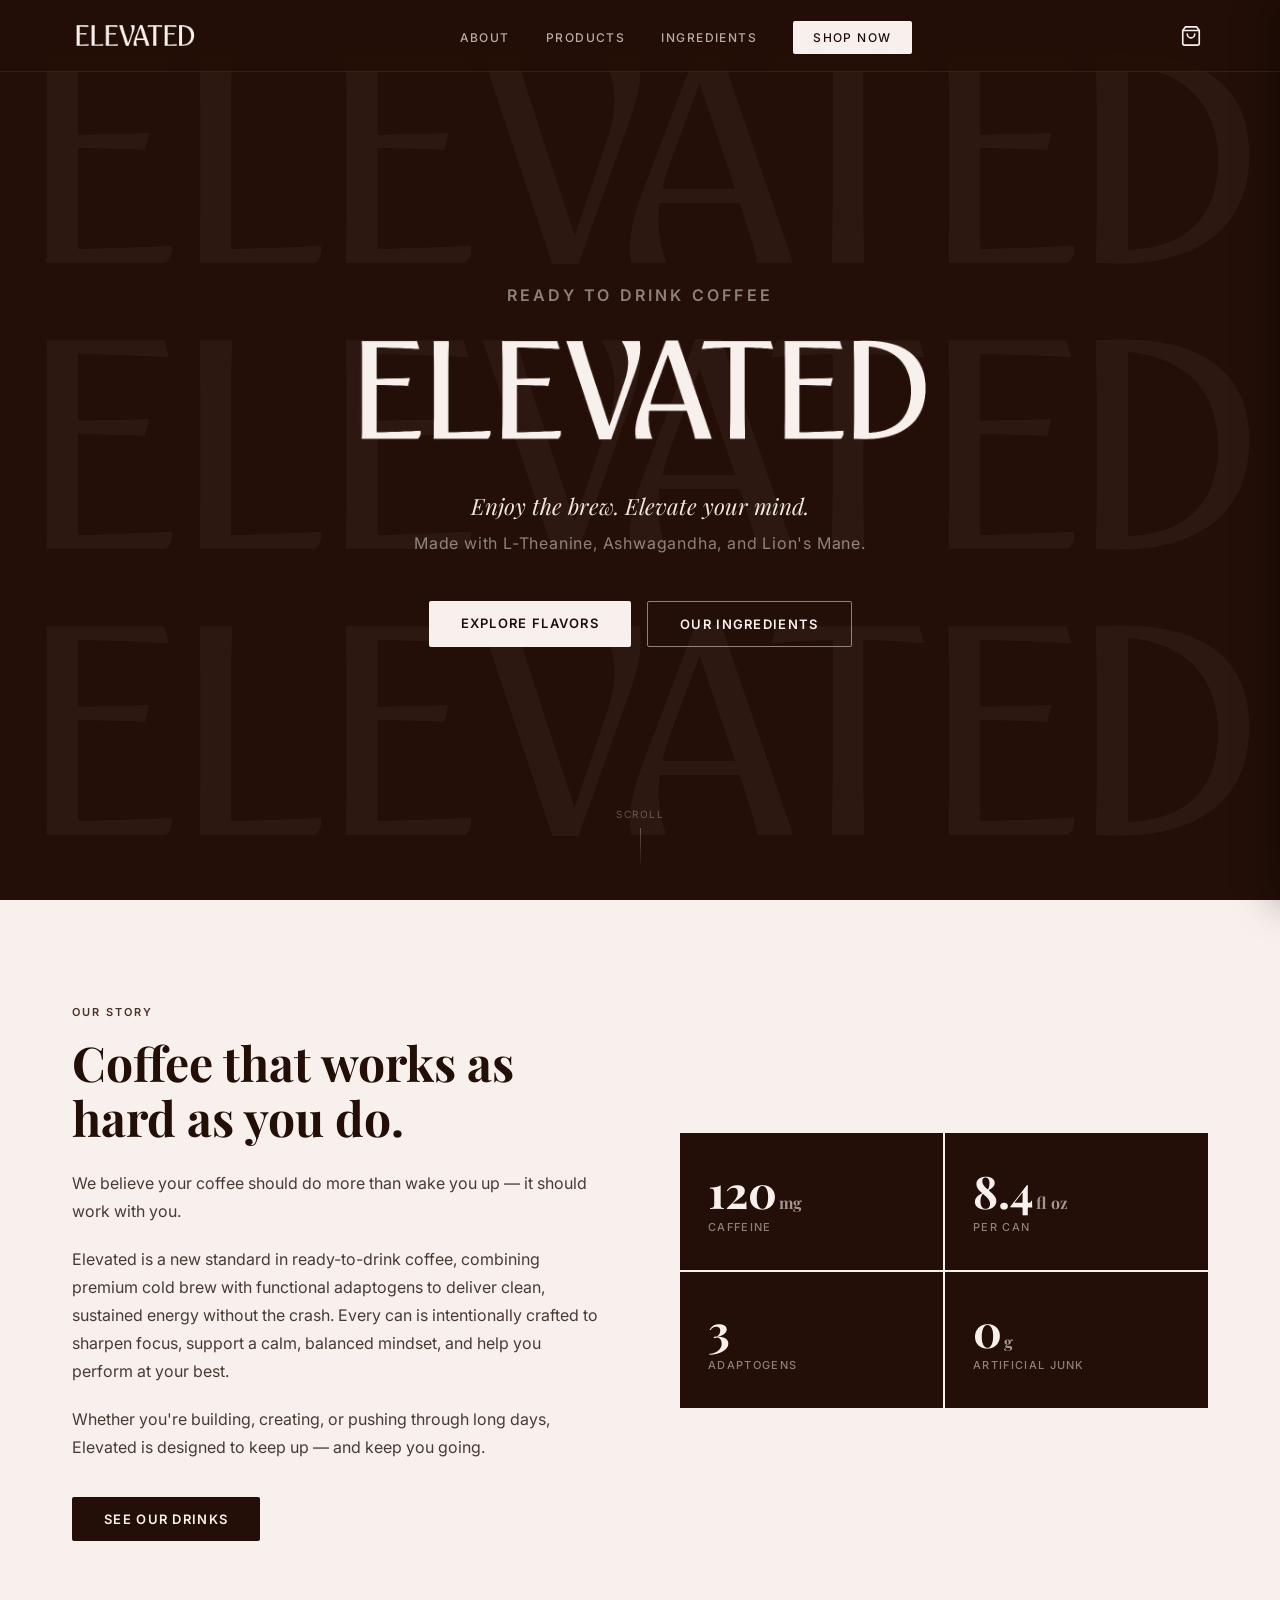
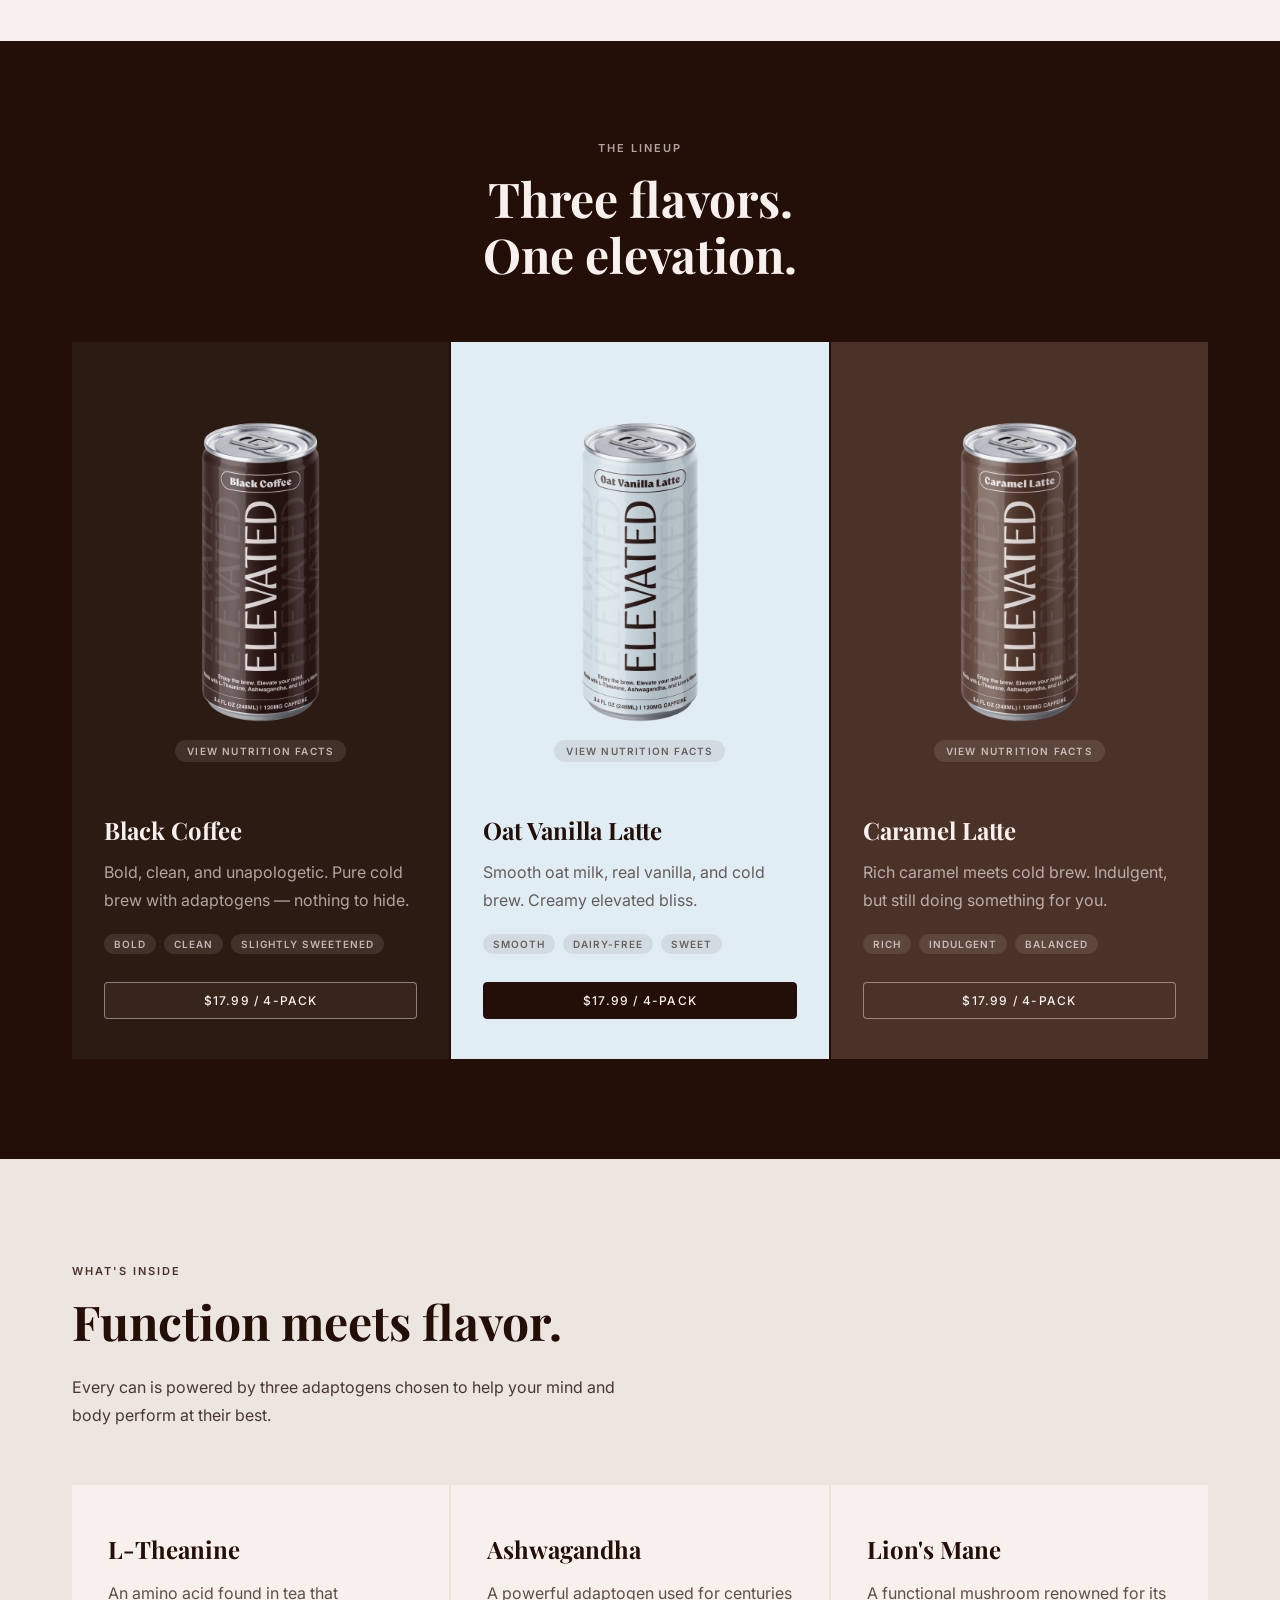
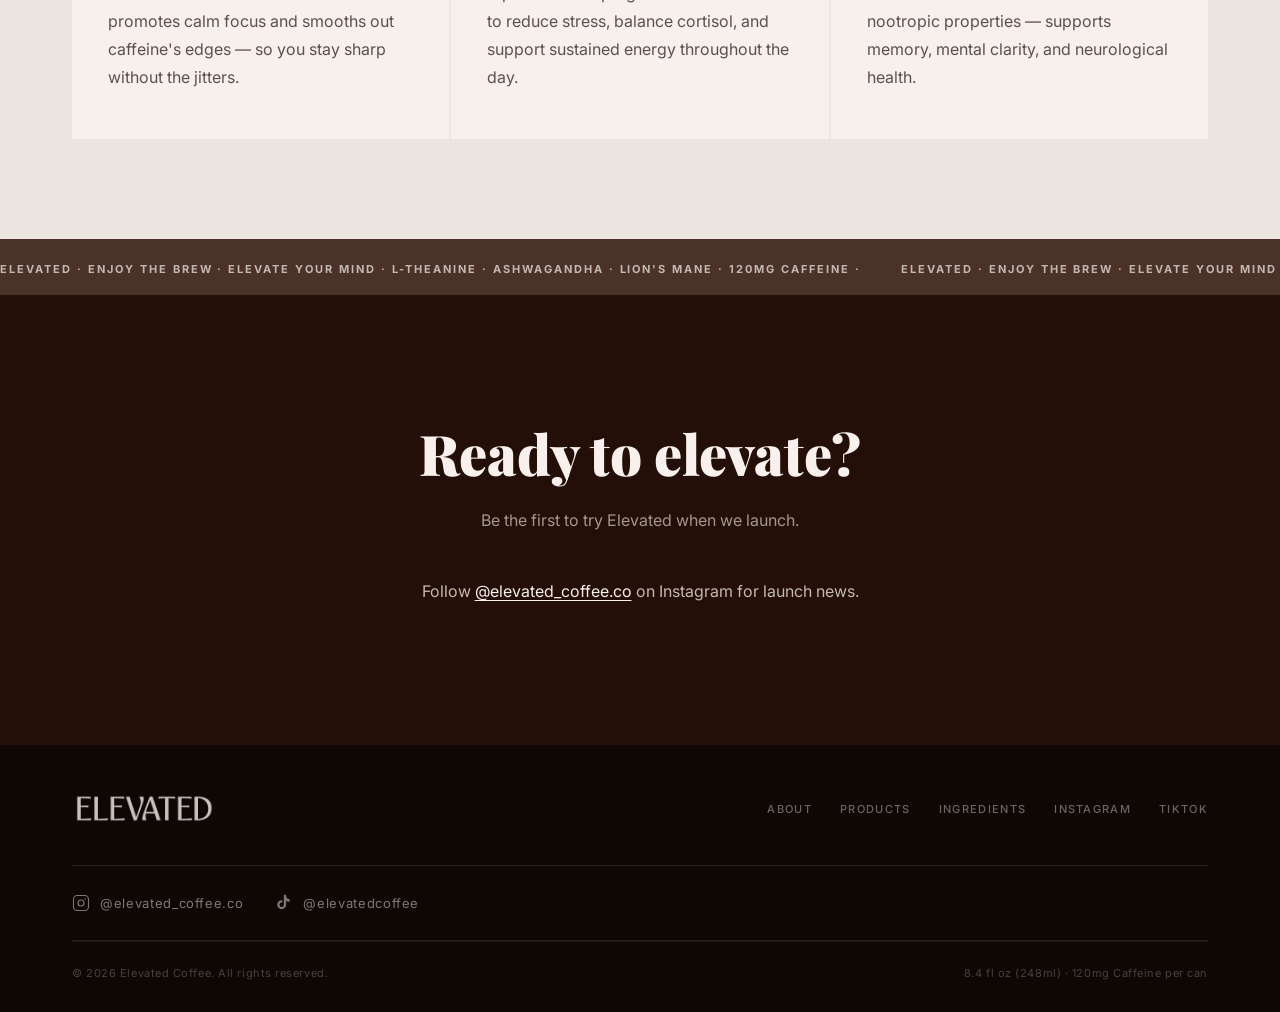
<file: index.html>
<!DOCTYPE html>
<html lang="en">
<head>
  <meta charset="UTF-8" />
  <meta name="viewport" content="width=device-width, initial-scale=1.0" />
  <title>Elevated Coffee — Elevate Your Mind</title>
  <link rel="preconnect" href="https://fonts.googleapis.com" />
  <link rel="preconnect" href="https://fonts.gstatic.com" crossorigin />
  <link href="https://fonts.googleapis.com/css2?family=Playfair+Display:wght@400;700;900&family=Inter:wght@300;400;500;600&display=swap" rel="stylesheet" />
  <link rel="stylesheet" href="style.css?v=signup1" />
</head>
<body>

  <!-- NAV -->
  <nav class="nav">
    <div class="nav__inner">
      <a href="#" class="nav__logo"><img src="logo_cream.png" alt="ELEVATED" class="nav__logo-img" /></a>
      <ul class="nav__links">
        <li><a href="#about">About</a></li>
        <li><a href="#products">Products</a></li>
        <li><a href="#ingredients">Ingredients</a></li>
        <li><a href="#products" class="nav__cta">Shop Now</a></li>
      </ul>
      <div class="nav__right">
        <button class="cart-btn" id="cartBtn" aria-label="Open cart">
          <svg xmlns="http://www.w3.org/2000/svg" viewBox="0 0 24 24" fill="none" stroke="currentColor" stroke-width="1.8" stroke-linecap="round" stroke-linejoin="round">
            <path d="M6 2 3 6v14a2 2 0 0 0 2 2h14a2 2 0 0 0 2-2V6l-3-4z"/>
            <line x1="3" y1="6" x2="21" y2="6"/>
            <path d="M16 10a4 4 0 0 1-8 0"/>
          </svg>
          <span class="cart-badge" id="cartBadge" style="display:none">0</span>
        </button>
        <button class="nav__hamburger" aria-label="Toggle menu">
          <span></span><span></span><span></span>
        </button>
      </div>
    </div>
  </nav>

  <!-- CART DRAWER -->
  <div class="cart-overlay" id="cartOverlay"></div>
  <aside class="cart-drawer" id="cartDrawer" aria-label="Shopping cart">
    <div class="cart-drawer__header">
      <h2>Your Cart</h2>
      <button class="cart-drawer__close" id="cartClose" aria-label="Close cart">
        <svg xmlns="http://www.w3.org/2000/svg" viewBox="0 0 24 24" fill="none" stroke="currentColor" stroke-width="2" stroke-linecap="round">
          <line x1="18" y1="6" x2="6" y2="18"/><line x1="6" y1="6" x2="18" y2="18"/>
        </svg>
      </button>
    </div>
    <div class="cart-drawer__items" id="cartItems">
      <p class="cart-empty">Your cart is empty.</p>
    </div>
    <div class="cart-drawer__footer" id="cartFooter" style="display:none">
      <div class="cart-total">
        <span>Total</span>
        <span id="cartTotal">$0.00</span>
      </div>
      <button class="btn btn--dark cart-checkout">Checkout</button>
      <p class="cart-note">Shipping calculated at checkout</p>
    </div>
  </aside>

  <!-- HERO -->
  <section class="hero">
    <div class="hero__bg-watermark" aria-hidden="true">
      <img src="logo_cream.png" alt="" />
      <img src="logo_cream.png" alt="" />
      <img src="logo_cream.png" alt="" />
      <img src="logo_cream.png" alt="" />
    </div>
    <div class="hero__content">
      <p class="hero__eyebrow">Ready to Drink Coffee</p>
      <h1 class="hero__title">
        <img src="logo_cream.png" alt="ELEVATED" class="hero__logo" />
      </h1>
      <p class="hero__tagline">Enjoy the brew. Elevate your mind.</p>
      <p class="hero__sub">Made with L-Theanine, Ashwagandha, and Lion's Mane.</p>
      <div class="hero__actions">
        <a href="#products" class="btn btn--light">Explore Flavors</a>
        <a href="#ingredients" class="btn btn--outline">Our Ingredients</a>
      </div>
    </div>
    <div class="hero__scroll" aria-hidden="true">
      <span>Scroll</span>
      <div class="hero__scroll-line"></div>
    </div>
  </section>

  <!-- ABOUT -->
  <section class="about" id="about">
    <div class="container">
      <div class="about__grid">
        <div class="about__text">
          <span class="label">Our Story</span>
          <h2 class="section-title">Coffee that works as hard as you do.</h2>
          <p>We believe your coffee should do more than wake you up — it should work with you.</p>
          <p>Elevated is a new standard in ready-to-drink coffee, combining premium cold brew with functional adaptogens to deliver clean, sustained energy without the crash. Every can is intentionally crafted to sharpen focus, support a calm, balanced mindset, and help you perform at your best.</p>
          <p>Whether you're building, creating, or pushing through long days, Elevated is designed to keep up — and keep you going.</p>
          <a href="#products" class="btn btn--dark">See Our Drinks</a>
        </div>
        <div class="about__stats">
          <div class="stat">
            <span class="stat__num">120<span>mg</span></span>
            <span class="stat__label">Caffeine</span>
          </div>
          <div class="stat">
            <span class="stat__num">8.4<span>fl oz</span></span>
            <span class="stat__label">Per Can</span>
          </div>
          <div class="stat">
            <span class="stat__num">3</span>
            <span class="stat__label">Adaptogens</span>
          </div>
          <div class="stat">
            <span class="stat__num">0<span>g</span></span>
            <span class="stat__label">Artificial Junk</span>
          </div>
        </div>
      </div>
    </div>
  </section>

  <!-- PRODUCTS -->
  <section class="products" id="products">
    <div class="container">
      <span class="label label--light">The Lineup</span>
      <h2 class="section-title section-title--light">Three flavors.<br>One elevation.</h2>
      <div class="products__grid">

        <!-- Black Coffee -->
        <div class="product-card product-card--dark">
          <div class="product-card__can-wrap" tabindex="0" role="button" aria-label="Show nutrition facts for Black Coffee">
            <img src="can_black_coffee_v3.png" alt="Elevated Black Coffee Can" class="product-card__can-img" />
            <span class="nutrition-hint" aria-hidden="true">View nutrition facts</span>
            <div class="nutrition">
              <div class="nutrition__label">
                <button class="nutrition__close" type="button" aria-label="Close nutrition facts">&times;</button>
                <h4 class="nutrition__title">Nutrition Facts</h4>
                <p class="nutrition__serving">1 serving per container<br><strong>Serving size&nbsp;&nbsp;1 can (248mL)</strong></p>
                <div class="nutrition__bar nutrition__bar--thick"></div>
                <div class="nutrition__cal">
                  <span class="nutrition__cal-label">Amount per serving<br><strong>Calories</strong></span>
                  <strong class="nutrition__cal-num">20</strong>
                </div>
                <div class="nutrition__bar nutrition__bar--med"></div>
                <div class="nutrition__dv">% Daily Value*</div>
                <div class="nutrition__row"><span><strong>Total Fat</strong> 0g</span><strong>0%</strong></div>
                <div class="nutrition__row nutrition__row--sub"><span>Saturated Fat 0g</span><strong>0%</strong></div>
                <div class="nutrition__row nutrition__row--sub"><span><em>Trans</em> Fat 0g</span><span></span></div>
                <div class="nutrition__row"><span><strong>Cholesterol</strong> 0mg</span><strong>0%</strong></div>
                <div class="nutrition__row"><span><strong>Sodium</strong> 10mg</span><strong>0%</strong></div>
                <div class="nutrition__row"><span><strong>Total Carbohydrate</strong> 9g</span><strong>3%</strong></div>
                <div class="nutrition__row nutrition__row--sub"><span>Dietary Fiber 0g</span><strong>0%</strong></div>
                <div class="nutrition__row nutrition__row--sub"><span>Total Sugars 5g</span><span></span></div>
                <div class="nutrition__row nutrition__row--sub2"><span>Includes 5g Added Sugars</span><strong>10%</strong></div>
                <div class="nutrition__row"><span><strong>Protein</strong> 0g</span><span></span></div>
                <div class="nutrition__bar nutrition__bar--thick"></div>
                <div class="nutrition__row nutrition__row--micro"><span>Vitamin D 0mcg</span><span>0%</span></div>
                <div class="nutrition__row nutrition__row--micro"><span>Calcium 0mg</span><span>0%</span></div>
                <div class="nutrition__row nutrition__row--micro"><span>Iron 0mg</span><span>0%</span></div>
                <div class="nutrition__row nutrition__row--micro"><span>Potassium 0mg</span><span>0%</span></div>
                <div class="nutrition__bar nutrition__bar--med"></div>
                <p class="nutrition__foot">*The % Daily Value (DV) tells you how much a nutrient in a serving of food contributes to a daily diet. 2,000 calories a day is used for general nutrition advice.</p>
                <p class="nutrition__ingredients"><strong>Ingredients:</strong> Water, Coffee Concentrate, Sugar, Natural Flavor, Lion's Mane Mushroom Extract, Natural Caffeine (from Green Coffee Beans), L-Theanine, Ashwagandha Root Extract.</p>
              </div>
            </div>
          </div>
          <div class="product-card__details">
            <h3>Black Coffee</h3>
            <p>Bold, clean, and unapologetic. Pure cold brew with adaptogens — nothing to hide.</p>
            <div class="product-card__tags">
              <span>Bold</span><span>Clean</span><span>Slightly Sweetened</span>
            </div>
            <div class="product-card__buy">
              <button class="btn btn--add-cart btn--pack" data-name="Black Coffee (4-Pack)" data-price="17.99" data-img="can_black_coffee_v3.png">$17.99 / 4-Pack</button>
            </div>
          </div>
        </div>

        <!-- Oat Vanilla Latte -->
        <div class="product-card product-card--blue">
          <div class="product-card__can-wrap" tabindex="0" role="button" aria-label="Show nutrition facts for Oat Vanilla Latte">
            <img src="can_oat_vanilla_latte_v3.png" alt="Elevated Oat Vanilla Latte Can" class="product-card__can-img" />
            <span class="nutrition-hint" aria-hidden="true">View nutrition facts</span>
            <div class="nutrition">
              <div class="nutrition__label">
                <button class="nutrition__close" type="button" aria-label="Close nutrition facts">&times;</button>
                <h4 class="nutrition__title">Nutrition Facts</h4>
                <p class="nutrition__serving">1 serving per container<br><strong>Serving size&nbsp;&nbsp;1 can (248mL)</strong></p>
                <div class="nutrition__bar nutrition__bar--thick"></div>
                <div class="nutrition__cal">
                  <span class="nutrition__cal-label">Amount per serving<br><strong>Calories</strong></span>
                  <strong class="nutrition__cal-num">100</strong>
                </div>
                <div class="nutrition__bar nutrition__bar--med"></div>
                <div class="nutrition__dv">% Daily Value*</div>
                <div class="nutrition__row"><span><strong>Total Fat</strong> 1g</span><strong>1%</strong></div>
                <div class="nutrition__row nutrition__row--sub"><span>Saturated Fat 0g</span><strong>0%</strong></div>
                <div class="nutrition__row nutrition__row--sub"><span><em>Trans</em> Fat 0g</span><span></span></div>
                <div class="nutrition__row"><span><strong>Cholesterol</strong> 0mg</span><strong>0%</strong></div>
                <div class="nutrition__row"><span><strong>Sodium</strong> 40mg</span><strong>2%</strong></div>
                <div class="nutrition__row"><span><strong>Total Carbohydrate</strong> 24g</span><strong>9%</strong></div>
                <div class="nutrition__row nutrition__row--sub"><span>Dietary Fiber 2g</span><strong>7%</strong></div>
                <div class="nutrition__row nutrition__row--sub"><span>Total Sugars 13g</span><span></span></div>
                <div class="nutrition__row nutrition__row--sub2"><span>Includes 13g Added Sugars</span><strong>26%</strong></div>
                <div class="nutrition__row"><span><strong>Protein</strong> 1g</span><span></span></div>
                <div class="nutrition__bar nutrition__bar--thick"></div>
                <div class="nutrition__row nutrition__row--micro"><span>Vitamin D 0mcg</span><span>0%</span></div>
                <div class="nutrition__row nutrition__row--micro"><span>Calcium 10mg</span><span>0%</span></div>
                <div class="nutrition__row nutrition__row--micro"><span>Iron 0mg</span><span>0%</span></div>
                <div class="nutrition__row nutrition__row--micro"><span>Potassium 230mg</span><span>4%</span></div>
                <div class="nutrition__bar nutrition__bar--med"></div>
                <p class="nutrition__foot">*The % Daily Value (DV) tells you how much a nutrient in a serving of food contributes to a daily diet. 2,000 calories a day is used for general nutrition advice.</p>
                <p class="nutrition__ingredients"><strong>Ingredients:</strong> Water, Oat Syrup, Coffee Concentrate, Sugar, Natural Flavors, Dipotassium Phosphate, Lion's Mane Mushroom Extract, Natural Caffeine (from Green Coffee Beans), L-Theanine, Ashwagandha Root Extract.</p>
              </div>
            </div>
          </div>
          <div class="product-card__details">
            <h3>Oat Vanilla Latte</h3>
            <p>Smooth oat milk, real vanilla, and cold brew. Creamy elevated bliss.</p>
            <div class="product-card__tags">
              <span>Smooth</span><span>Dairy-Free</span><span>Sweet</span>
            </div>
            <div class="product-card__buy">
              <button class="btn btn--add-cart btn--pack" data-name="Oat Vanilla Latte (4-Pack)" data-price="17.99" data-img="can_oat_vanilla_latte_v3.png">$17.99 / 4-Pack</button>
            </div>
          </div>
        </div>

        <!-- Caramel Latte -->
        <div class="product-card product-card--caramel">
          <div class="product-card__can-wrap" tabindex="0" role="button" aria-label="Show nutrition facts for Caramel Latte">
            <img src="can_caramel_latte_v3.png" alt="Elevated Caramel Latte Can" class="product-card__can-img" />
            <span class="nutrition-hint" aria-hidden="true">View nutrition facts</span>
            <div class="nutrition">
              <div class="nutrition__label">
                <button class="nutrition__close" type="button" aria-label="Close nutrition facts">&times;</button>
                <h4 class="nutrition__title">Nutrition Facts</h4>
                <p class="nutrition__serving">1 serving per container<br><strong>Serving size&nbsp;&nbsp;1 can (248mL)</strong></p>
                <div class="nutrition__bar nutrition__bar--thick"></div>
                <div class="nutrition__cal">
                  <span class="nutrition__cal-label">Amount per serving<br><strong>Calories</strong></span>
                  <strong class="nutrition__cal-num">120</strong>
                </div>
                <div class="nutrition__bar nutrition__bar--med"></div>
                <div class="nutrition__dv">% Daily Value*</div>
                <div class="nutrition__row"><span><strong>Total Fat</strong> 3.5g</span><strong>4%</strong></div>
                <div class="nutrition__row nutrition__row--sub"><span>Saturated Fat 2g</span><strong>10%</strong></div>
                <div class="nutrition__row nutrition__row--sub"><span><em>Trans</em> Fat 0g</span><span></span></div>
                <div class="nutrition__row"><span><strong>Cholesterol</strong> 15mg</span><strong>5%</strong></div>
                <div class="nutrition__row"><span><strong>Sodium</strong> 85mg</span><strong>4%</strong></div>
                <div class="nutrition__row"><span><strong>Total Carbohydrate</strong> 20g</span><strong>7%</strong></div>
                <div class="nutrition__row nutrition__row--sub"><span>Dietary Fiber 0g</span><strong>0%</strong></div>
                <div class="nutrition__row nutrition__row--sub"><span>Total Sugars 16g</span><span></span></div>
                <div class="nutrition__row nutrition__row--sub2"><span>Includes 8g Added Sugars</span><strong>16%</strong></div>
                <div class="nutrition__row"><span><strong>Protein</strong> 5g</span><span></span></div>
                <div class="nutrition__bar nutrition__bar--thick"></div>
                <div class="nutrition__row nutrition__row--micro"><span>Vitamin D 0mcg</span><span>0%</span></div>
                <div class="nutrition__row nutrition__row--micro"><span>Calcium 200mg</span><span>15%</span></div>
                <div class="nutrition__row nutrition__row--micro"><span>Iron 0.1mg</span><span>0%</span></div>
                <div class="nutrition__row nutrition__row--micro"><span>Potassium 460mg</span><span>10%</span></div>
                <div class="nutrition__bar nutrition__bar--med"></div>
                <p class="nutrition__foot">*The % Daily Value (DV) tells you how much a nutrient in a serving of food contributes to a daily diet. 2,000 calories a day is used for general nutrition advice.</p>
                <p class="nutrition__ingredients"><strong>Ingredients:</strong> Reduced Fat Milk (2%), Water, Coffee Concentrate, Sugar, Natural Flavors, Dipotassium Phosphate, Lion's Mane Mushroom Extract, Natural Caffeine (from Green Coffee Beans), L-Theanine, Ashwagandha Root Extract. <strong>Contains: Milk.</strong></p>
              </div>
            </div>
          </div>
          <div class="product-card__details">
            <h3>Caramel Latte</h3>
            <p>Rich caramel meets cold brew. Indulgent, but still doing something for you.</p>
            <div class="product-card__tags">
              <span>Rich</span><span>Indulgent</span><span>Balanced</span>
            </div>
            <div class="product-card__buy">
              <button class="btn btn--add-cart btn--pack" data-name="Caramel Latte (4-Pack)" data-price="17.99" data-img="can_caramel_latte_v3.png">$17.99 / 4-Pack</button>
            </div>
          </div>
        </div>

      </div>
    </div>
  </section>

  <!-- INGREDIENTS -->
  <section class="ingredients" id="ingredients">
    <div class="container">
      <span class="label">What's Inside</span>
      <h2 class="section-title">Function meets flavor.</h2>
      <p class="section-intro">Every can is powered by three adaptogens chosen to help your mind and body perform at their best.</p>
      <div class="ingredients__grid">
        <div class="ingredient">
          <h3>L-Theanine</h3>
          <p>An amino acid found in tea that promotes calm focus and smooths out caffeine's edges — so you stay sharp without the jitters.</p>
        </div>
        <div class="ingredient">
          <h3>Ashwagandha</h3>
          <p>A powerful adaptogen used for centuries to reduce stress, balance cortisol, and support sustained energy throughout the day.</p>
        </div>
        <div class="ingredient">
          <h3>Lion's Mane</h3>
          <p>A functional mushroom renowned for its nootropic properties — supports memory, mental clarity, and neurological health.</p>
        </div>
      </div>
    </div>
  </section>

  <!-- MARQUEE STRIP -->
  <div class="marquee" aria-hidden="true">
    <div class="marquee__track">
      <span>ELEVATED · ENJOY THE BREW · ELEVATE YOUR MIND · L-THEANINE · ASHWAGANDHA · LION'S MANE · 120MG CAFFEINE · </span>
      <span>ELEVATED · ENJOY THE BREW · ELEVATE YOUR MIND · L-THEANINE · ASHWAGANDHA · LION'S MANE · 120MG CAFFEINE · </span>
      <span>ELEVATED · ENJOY THE BREW · ELEVATE YOUR MIND · L-THEANINE · ASHWAGANDHA · LION'S MANE · 120MG CAFFEINE · </span>
      <span>ELEVATED · ENJOY THE BREW · ELEVATE YOUR MIND · L-THEANINE · ASHWAGANDHA · LION'S MANE · 120MG CAFFEINE · </span>
    </div>
  </div>

  <!-- CTA -->
  <section class="cta" id="contact">
    <div class="container">
      <div class="cta__inner">
        <h2 class="cta__title">Ready to elevate?</h2>
        <p class="cta__sub">Be the first to try Elevated when we launch.</p>
        <form class="cta__form" novalidate>
          <label class="visually-hidden" for="signupEmail">Email address</label>
          <input id="signupEmail" type="email" name="email" placeholder="Your email address" autocomplete="email" required />
          <!-- Hidden from people; bots that fill it are ignored -->
          <input class="cta__hp" type="text" name="company" tabindex="-1" autocomplete="off" aria-hidden="true" />
          <button type="submit" class="btn btn--cream">Get Early Access</button>
        </form>
        <p class="cta__status" role="status" aria-live="polite"></p>
        <p class="cta__fallback" hidden>Follow <a href="https://instagram.com/elevated_coffee.co" target="_blank" rel="noopener">@elevated_coffee.co</a> on Instagram for launch news.</p>
        <p class="cta__fine">No spam. Just drops, news, and the occasional good idea.</p>
      </div>
    </div>
  </section>

  <!-- FOOTER -->
  <footer class="footer">
    <div class="container">
      <div class="footer__top">
        <img src="logo_cream.png" alt="ELEVATED" class="footer__logo-img" />
        <nav class="footer__nav">
          <a href="#about">About</a>
          <a href="#products">Products</a>
          <a href="#ingredients">Ingredients</a>
          <a href="https://instagram.com/elevated_coffee.co" target="_blank" rel="noopener">Instagram</a>
          <a href="https://tiktok.com/@elevatedcoffee" target="_blank" rel="noopener">TikTok</a>
        </nav>
      </div>
      <div class="footer__social">
        <!-- Instagram -->
        <a href="https://instagram.com/elevated_coffee.co" class="footer__social-link" target="_blank" rel="noopener" aria-label="Instagram">
          <svg xmlns="http://www.w3.org/2000/svg" viewBox="0 0 24 24" fill="none" stroke="currentColor" stroke-width="1.5" stroke-linecap="round" stroke-linejoin="round">
            <rect x="2" y="2" width="20" height="20" rx="5" ry="5"/>
            <circle cx="12" cy="12" r="4"/>
            <circle cx="17.5" cy="6.5" r="1" fill="currentColor" stroke="none"/>
          </svg>
          <span>@elevated_coffee.co</span>
        </a>
        <!-- TikTok -->
        <a href="https://tiktok.com/@elevatedcoffee" class="footer__social-link" target="_blank" rel="noopener" aria-label="TikTok">
          <svg xmlns="http://www.w3.org/2000/svg" viewBox="0 0 24 24" fill="currentColor">
            <path d="M19.59 6.69a4.83 4.83 0 0 1-4.76-4.76V1h-3.06v13.67a2.89 2.89 0 0 1-2.88 2.5 2.89 2.89 0 0 1-2.89-2.89 2.89 2.89 0 0 1 2.89-2.89c.28 0 .54.04.79.1V8.35a6.02 6.02 0 0 0-.79-.05 5.95 5.95 0 0 0-5.95 5.95 5.95 5.95 0 0 0 5.95 5.95 5.95 5.95 0 0 0 5.95-5.95V8.89a7.88 7.88 0 0 0 4.76 1.58V7.41a4.84 4.84 0 0 1-1-.72z"/>
          </svg>
          <span>@elevatedcoffee</span>
        </a>
      </div>
      <div class="footer__bottom">
        <p>© 2026 Elevated Coffee. All rights reserved.</p>
        <p>8.4 fl oz (248ml) · 120mg Caffeine per can</p>
      </div>
    </div>
  </footer>

  <script src="script.js?v=signup1"></script>
</body>
</html>
</file>
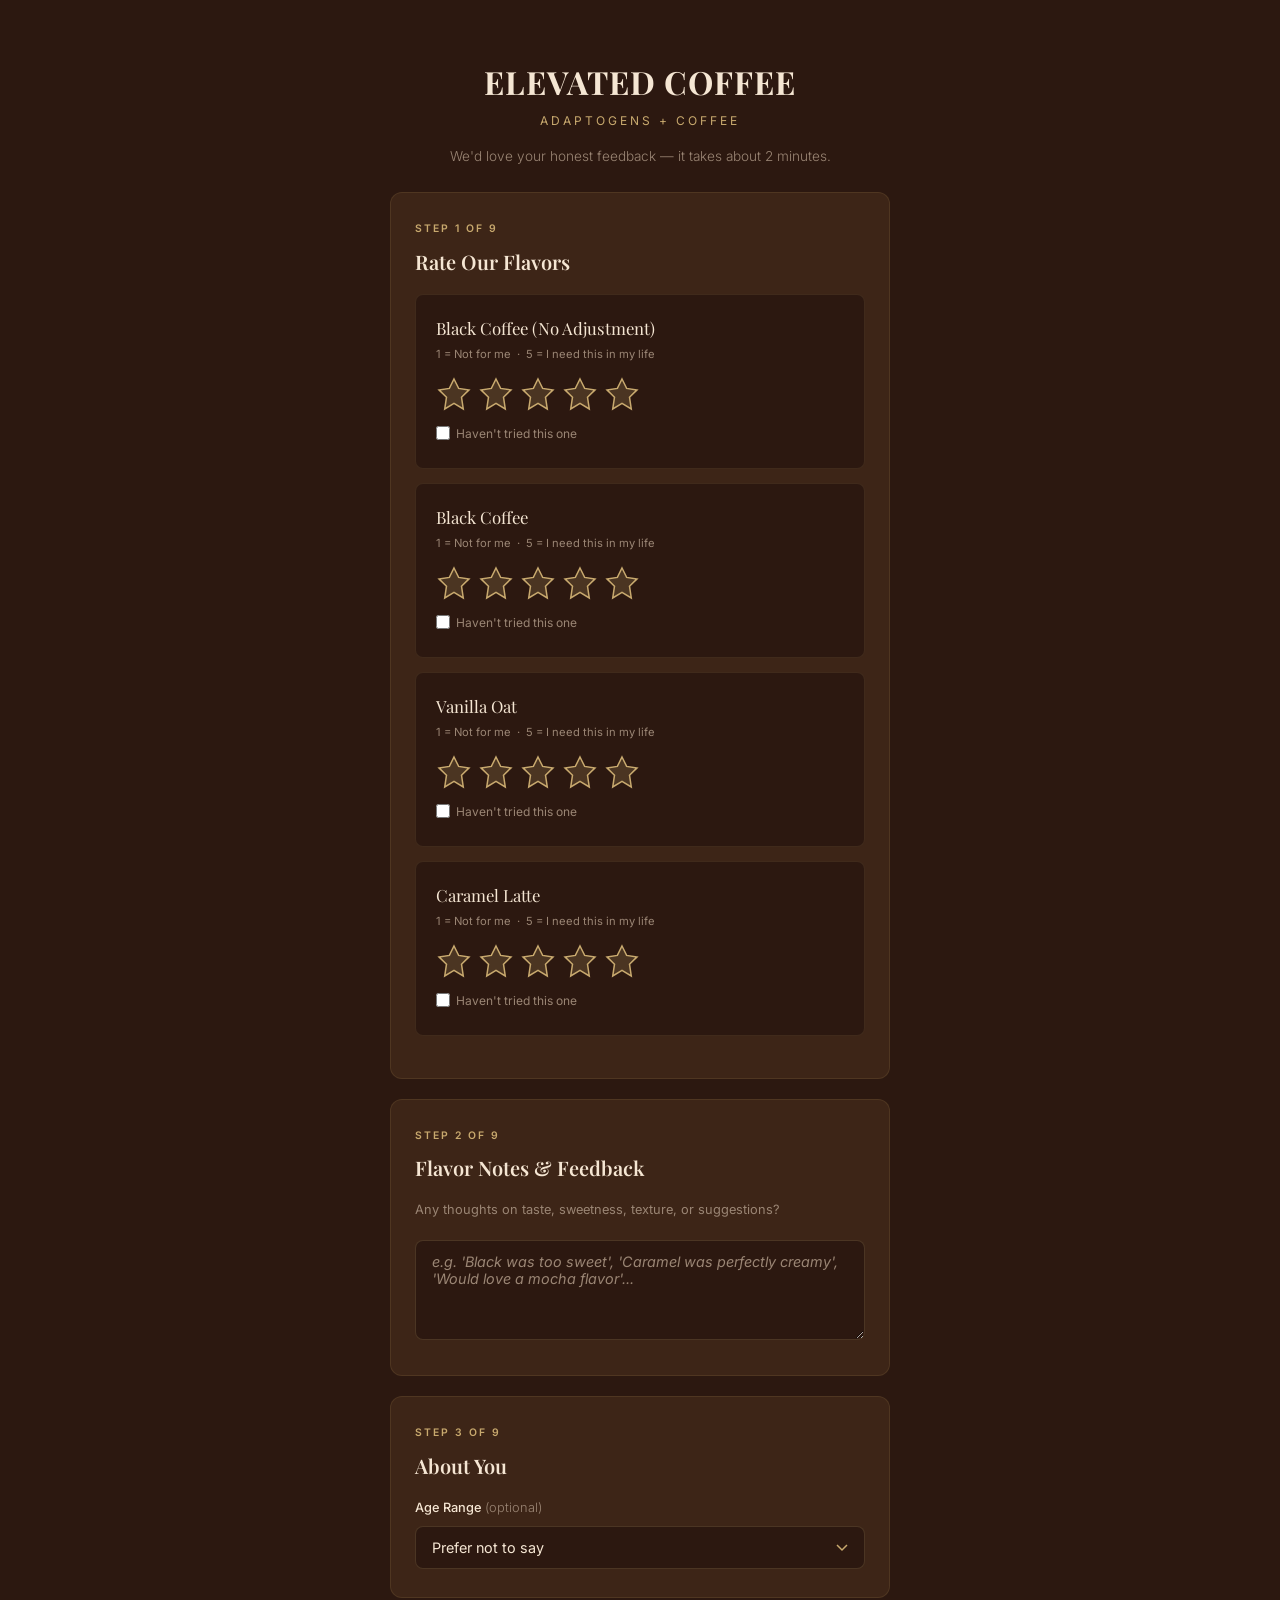
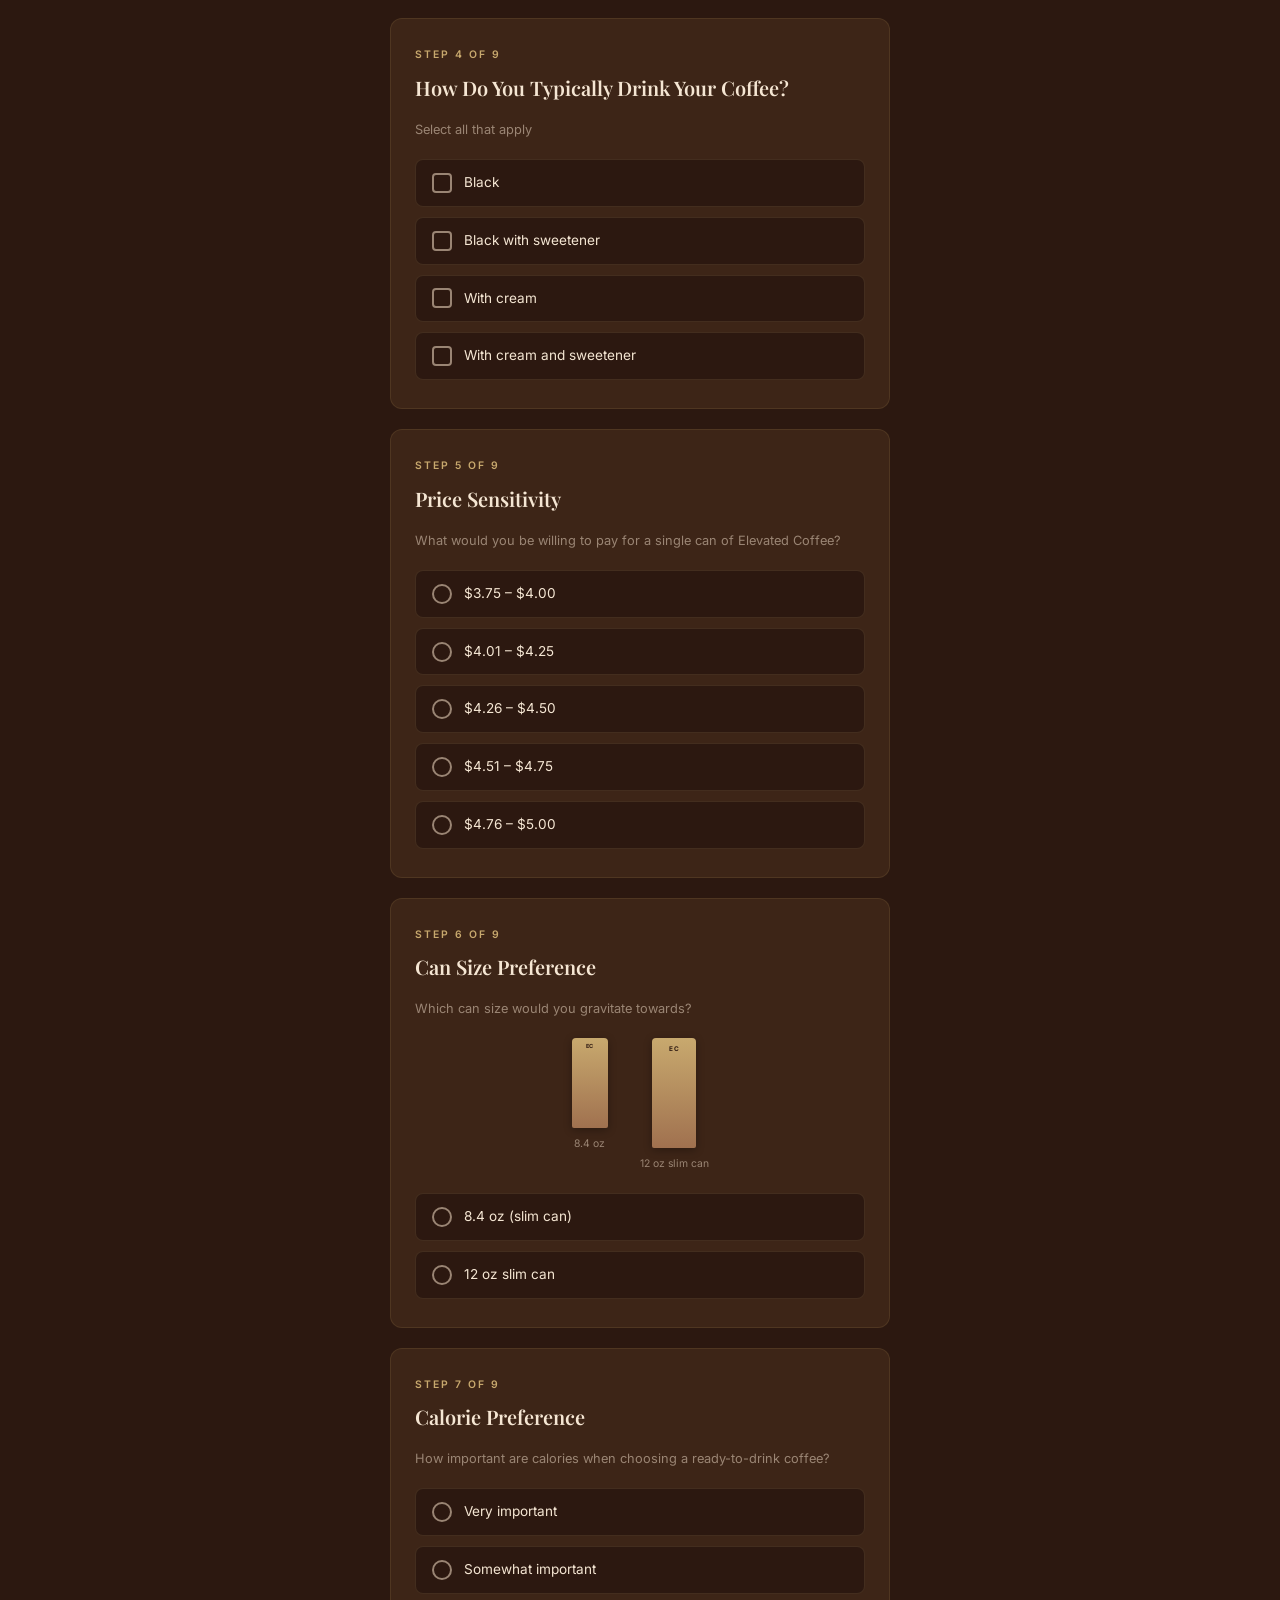
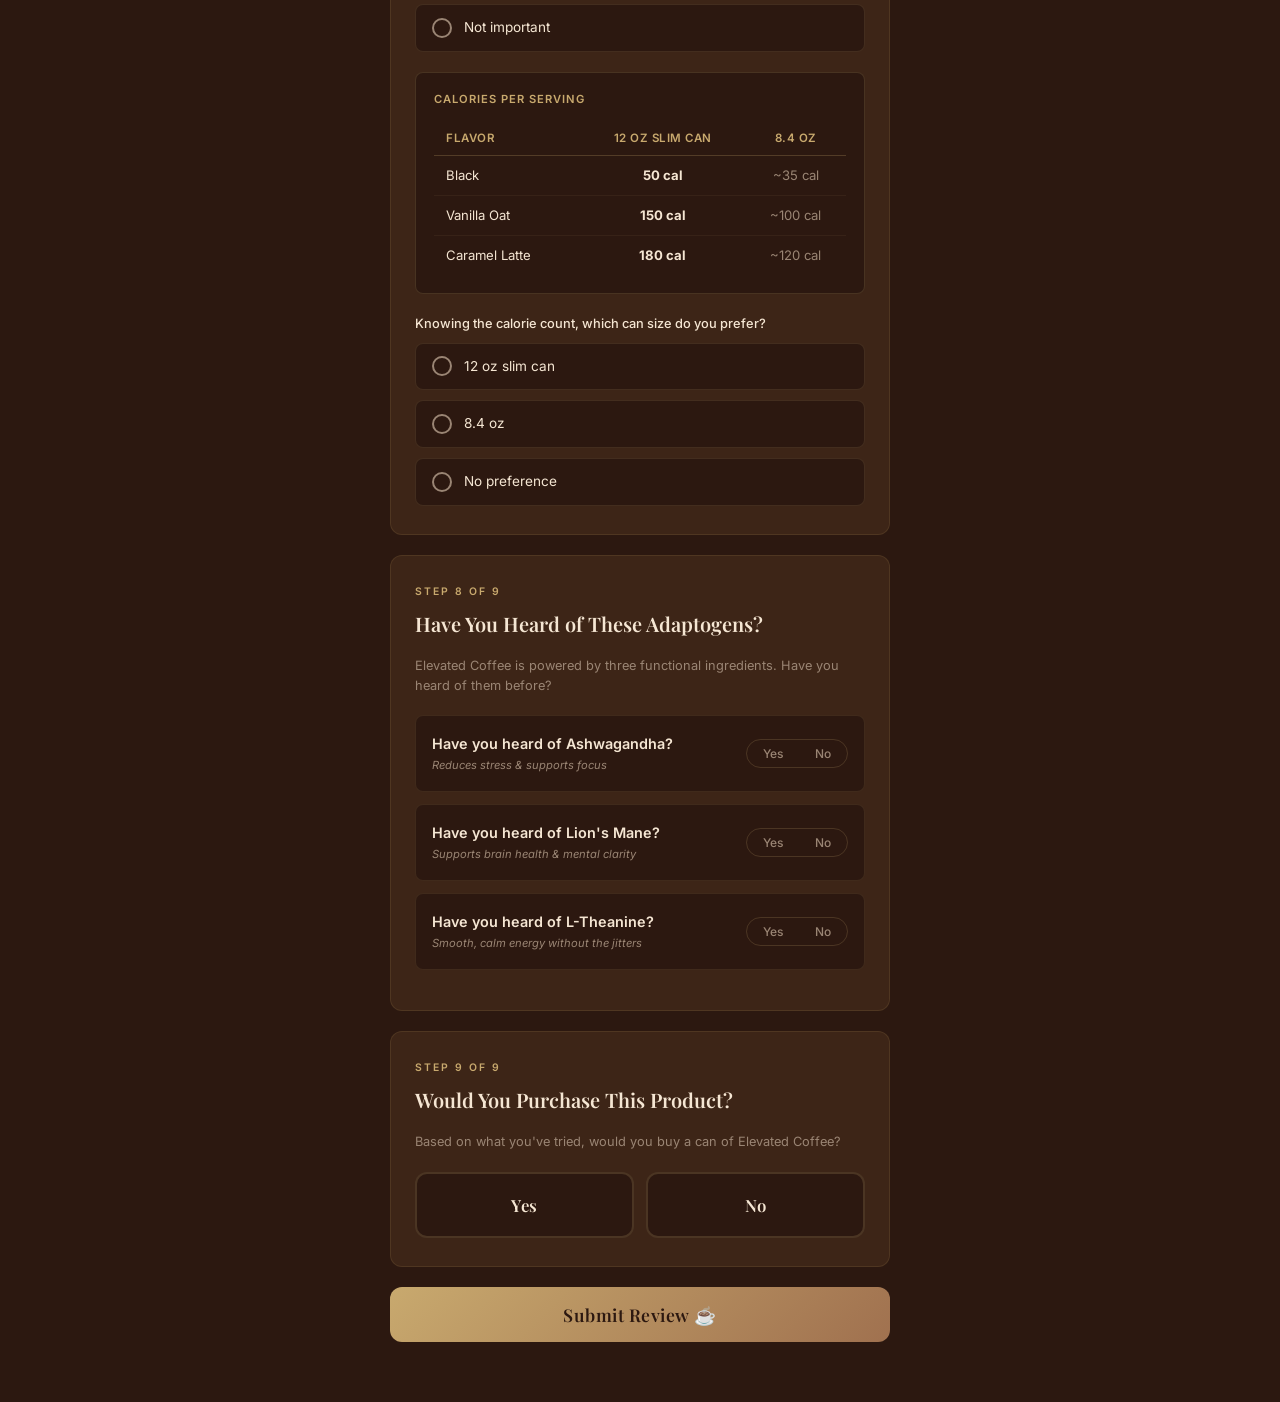
<file: review.html>
<!DOCTYPE html>
<html lang="en">
<head>
<meta charset="UTF-8">
<meta name="viewport" content="width=device-width, initial-scale=1.0">
<title>Elevated Coffee — Review</title>
<link rel="preconnect" href="https://fonts.googleapis.com">
<link rel="preconnect" href="https://fonts.gstatic.com" crossorigin>
<link href="https://fonts.googleapis.com/css2?family=Playfair+Display:wght@400;600;700&family=Inter:wght@300;400;500;600&display=swap" rel="stylesheet">
<style>
*,*::before,*::after{box-sizing:border-box;margin:0;padding:0}
:root{
  --espresso:#2C1810;--espresso-light:#3D2517;--espresso-mid:#4A2E1C;
  --cream:#F5E6D3;--cream-light:#FFF8F0;--gold:#C8A96E;--gold-light:#D4BA85;
  --caramel:#A0714F;--caramel-light:#B8896A;
  --text-primary:#F5E6D3;--text-secondary:#C8A96E;--text-muted:#9A8574;
  --success:#6DBF73;--error:#E07A5F;
  --radius:12px;--radius-sm:8px;
}
html{scroll-behavior:smooth}
body{
  font-family:'Inter',sans-serif;background:var(--espresso);color:var(--text-primary);
  min-height:100vh;line-height:1.6;-webkit-font-smoothing:antialiased;
}
/* Progress Bar */
.progress-bar{position:fixed;top:0;left:0;height:3px;background:linear-gradient(90deg,var(--gold),var(--caramel-light));z-index:1000;transition:width .4s ease;width:0}
/* Container */
.container{max-width:540px;margin:0 auto;padding:24px 20px 60px}
/* Header */
.header{text-align:center;padding:32px 0 24px;animation:fadeDown .6s ease}
.logo-text{font-family:'Playfair Display',serif;font-size:2rem;font-weight:700;color:var(--cream);letter-spacing:1px}
.logo-sub{font-family:'Inter',sans-serif;font-size:.75rem;font-weight:400;color:var(--gold);letter-spacing:3px;text-transform:uppercase;margin-top:4px}
.tagline{font-size:.85rem;color:var(--text-muted);margin-top:16px;font-weight:300}
/* Sections */
.form-section{
  background:var(--espresso-light);border:1px solid rgba(200,169,110,.12);
  border-radius:var(--radius);padding:28px 24px;margin-bottom:20px;
  opacity:0;transform:translateY(20px);transition:all .5s ease;
}
.form-section.visible{opacity:1;transform:translateY(0)}
.section-number{font-size:.65rem;color:var(--gold);letter-spacing:2px;text-transform:uppercase;font-weight:600;margin-bottom:8px}
.section-title{font-family:'Playfair Display',serif;font-size:1.25rem;font-weight:600;color:var(--cream);margin-bottom:16px}
.section-desc{font-size:.8rem;color:var(--text-muted);margin-bottom:20px;line-height:1.5}
/* Form Elements */
label.field-label{display:block;font-size:.8rem;font-weight:500;color:var(--cream);margin-bottom:8px}
select,textarea{
  width:100%;background:var(--espresso);border:1px solid rgba(200,169,110,.2);
  border-radius:var(--radius-sm);color:var(--cream);font-family:'Inter',sans-serif;
  font-size:.9rem;padding:12px 16px;outline:none;transition:border-color .3s;
  -webkit-appearance:none;appearance:none;
}
select{background-image:url("data:image/svg+xml,%3Csvg xmlns='http://www.w3.org/2000/svg' width='12' height='8'%3E%3Cpath d='M1 1l5 5 5-5' stroke='%23C8A96E' stroke-width='1.5' fill='none'/%3E%3C/svg%3E");background-repeat:no-repeat;background-position:right 16px center}
select:focus,textarea:focus{border-color:var(--gold)}
textarea{resize:vertical;min-height:100px}
textarea::placeholder{color:var(--text-muted);font-style:italic}
/* Radio Group */
.radio-group{display:flex;flex-direction:column;gap:10px}
.radio-option{
  display:flex;align-items:center;gap:12px;padding:12px 16px;
  background:var(--espresso);border:1px solid rgba(200,169,110,.15);
  border-radius:var(--radius-sm);cursor:pointer;transition:all .25s ease;
}
.radio-option:hover{border-color:var(--gold);background:var(--espresso-mid)}
.radio-option.selected{border-color:var(--gold);background:rgba(200,169,110,.08)}
.radio-option input{display:none}
.radio-dot{
  width:20px;height:20px;border-radius:50%;border:2px solid var(--text-muted);
  position:relative;flex-shrink:0;transition:all .25s ease;
}
.radio-option.selected .radio-dot{border-color:var(--gold)}
.radio-option.selected .radio-dot::after{
  content:'';position:absolute;inset:3px;border-radius:50%;background:var(--gold);
  animation:popIn .25s ease;
}
.radio-label{font-size:.85rem;color:var(--cream);font-weight:400}
/* Star Ratings */
.flavor-card{
  background:var(--espresso);border:1px solid rgba(200,169,110,.12);
  border-radius:var(--radius-sm);padding:20px;margin-bottom:14px;
}
.flavor-name{font-family:'Playfair Display',serif;font-size:1.05rem;color:var(--cream);margin-bottom:4px}
.flavor-hint{font-size:.7rem;color:var(--text-muted);margin-bottom:12px}
.stars{display:flex;gap:6px;margin-bottom:8px}
.star{
  width:36px;height:36px;cursor:pointer;transition:transform .15s ease;
  fill:rgba(200,169,110,.2);stroke:var(--gold);stroke-width:1;
}
.star:hover{transform:scale(1.15)}
.star.active{fill:var(--gold);stroke:var(--gold)}
.star.hover-preview{fill:rgba(200,169,110,.5)}
.havent-tried{
  display:inline-flex;align-items:center;gap:6px;font-size:.75rem;
  color:var(--text-muted);cursor:pointer;padding:4px 0;
}
.havent-tried input{accent-color:var(--gold);width:14px;height:14px}
.havent-tried.checked{color:var(--gold)}
/* Checkbox Group */
.checkbox-group{display:flex;flex-direction:column;gap:10px}
.checkbox-option{
  display:flex;align-items:center;gap:12px;padding:12px 16px;
  background:var(--espresso);border:1px solid rgba(200,169,110,.15);
  border-radius:var(--radius-sm);cursor:pointer;transition:all .25s ease;
  font-size:.85rem;color:var(--cream);
}
.checkbox-option:hover{border-color:var(--gold);background:var(--espresso-mid)}
.checkbox-option.selected{border-color:var(--gold);background:rgba(200,169,110,.08)}
.checkbox-option input[type="checkbox"]{
  appearance:none;-webkit-appearance:none;width:20px;height:20px;
  border:2px solid var(--text-muted);border-radius:4px;background:var(--espresso);
  cursor:pointer;position:relative;flex-shrink:0;transition:all .25s ease;margin:0;
}
.checkbox-option input[type="checkbox"]:checked{background:var(--gold);border-color:var(--gold)}
.checkbox-option input[type="checkbox"]:checked::after{
  content:'';position:absolute;left:5px;top:1px;width:5px;height:10px;
  border:solid var(--espresso);border-width:0 2px 2px 0;transform:rotate(45deg);
}
/* Purchase Buttons */
.purchase-group{display:flex;gap:12px;justify-content:space-between}
.purchase-option{
  flex:1;text-align:center;padding:18px 12px;
  background:var(--espresso);border:2px solid rgba(200,169,110,.2);
  border-radius:var(--radius);cursor:pointer;transition:all .25s ease;
  font-family:'Playfair Display',serif;font-weight:600;font-size:1.05rem;color:var(--cream);
  letter-spacing:.5px;
}
.purchase-option:hover{border-color:var(--gold);background:var(--espresso-mid);transform:translateY(-2px)}
.purchase-option.selected{
  border-color:var(--gold);
  background:linear-gradient(135deg,var(--gold),var(--caramel));
  color:var(--espresso);box-shadow:0 6px 18px rgba(200,169,110,.3);
}
.purchase-option input{display:none}
/* Toggle */
.adaptogen-row{
  display:flex;align-items:center;justify-content:space-between;
  padding:16px;background:var(--espresso);border:1px solid rgba(200,169,110,.12);
  border-radius:var(--radius-sm);margin-bottom:12px;flex-wrap:wrap;gap:8px;
}
.adaptogen-info{flex:1;min-width:160px}
.adaptogen-name{font-weight:600;font-size:.9rem;color:var(--cream)}
.adaptogen-desc{font-size:.7rem;color:var(--text-muted);margin-top:2px;font-style:italic}
.toggle-group{display:flex;gap:0;border-radius:20px;overflow:hidden;border:1px solid rgba(200,169,110,.2);flex-shrink:0}
.toggle-btn{
  padding:6px 16px;font-size:.75rem;font-family:'Inter',sans-serif;font-weight:500;
  border:none;cursor:pointer;transition:all .25s ease;
  background:transparent;color:var(--text-muted);
}
.toggle-btn.active-yes{background:var(--gold);color:var(--espresso)}
.toggle-btn.active-no{background:rgba(200,169,110,.15);color:var(--cream)}
/* Calorie Table */
.calorie-table{width:100%;border-collapse:collapse;font-size:.82rem;margin-top:4px}
.calorie-table th{text-align:left;padding:8px 12px;color:var(--gold);font-weight:600;font-size:.72rem;letter-spacing:.5px;text-transform:uppercase;border-bottom:1px solid rgba(200,169,110,.25)}
.calorie-table th:not(:first-child){text-align:center}
.calorie-table td{padding:9px 12px;color:var(--cream);border-bottom:1px solid rgba(200,169,110,.07)}
.calorie-table td:not(:first-child){text-align:center;color:var(--text-muted)}
.calorie-table td strong{color:var(--cream)}
.calorie-table tr:last-child td{border-bottom:none}
/* Submit */
.submit-btn{
  display:block;width:100%;padding:16px;border:none;border-radius:var(--radius);
  background:linear-gradient(135deg,var(--gold),var(--caramel));
  color:var(--espresso);font-family:'Playfair Display',serif;font-size:1.1rem;
  font-weight:600;cursor:pointer;transition:all .3s ease;letter-spacing:.5px;
  position:relative;overflow:hidden;
}
.submit-btn:hover{transform:translateY(-2px);box-shadow:0 8px 24px rgba(200,169,110,.3)}
.submit-btn:active{transform:translateY(0)}
.submit-btn:disabled{opacity:.5;cursor:not-allowed;transform:none;box-shadow:none}
.submit-btn .spinner{display:none;width:20px;height:20px;border:2px solid var(--espresso);border-top-color:transparent;border-radius:50%;animation:spin .6s linear infinite;margin:0 auto}
.submit-btn.loading .btn-text{display:none}
.submit-btn.loading .spinner{display:block}
.validation-msg{font-size:.75rem;color:var(--error);text-align:center;margin-bottom:12px;display:none}
.validation-msg.show{display:block;animation:shake .4s ease}
/* Thank You */
.thank-you{
  display:none;text-align:center;padding:60px 24px;
  animation:fadeUp .6s ease;
}
.thank-you.show{display:block}
.thank-you .check{font-size:3rem;margin-bottom:16px}
.thank-you h2{font-family:'Playfair Display',serif;font-size:1.5rem;color:var(--cream);margin-bottom:12px}
.thank-you p{font-size:.9rem;color:var(--text-muted);line-height:1.6}
/* Admin Export (hidden) */
.admin-bar{display:none;position:fixed;bottom:0;left:0;right:0;background:var(--espresso-light);border-top:1px solid var(--gold);padding:12px;text-align:center;z-index:999}
.admin-bar.show{display:block}
.admin-bar button{
  padding:8px 20px;background:var(--gold);color:var(--espresso);border:none;
  border-radius:6px;font-size:.8rem;font-weight:600;cursor:pointer;
  font-family:'Inter',sans-serif;
}
/* Animations */
@keyframes fadeDown{from{opacity:0;transform:translateY(-20px)}to{opacity:1;transform:translateY(0)}}
@keyframes fadeUp{from{opacity:0;transform:translateY(20px)}to{opacity:1;transform:translateY(0)}}
@keyframes popIn{from{transform:scale(0)}to{transform:scale(1)}}
@keyframes shake{0%,100%{transform:translateX(0)}25%{transform:translateX(-6px)}75%{transform:translateX(6px)}}
@keyframes spin{to{transform:rotate(360deg)}}
/* Responsive */
@media(max-width:380px){
  .container{padding:16px 14px 60px}
  .form-section{padding:20px 16px}
  .logo-text{font-size:1.6rem}
  .star{width:32px;height:32px}
}
</style>
</head>
<body>

<div class="progress-bar" id="progressBar"></div>

<div class="container">
  <!-- Header -->
  <div class="header">
    <div class="logo-text">ELEVATED COFFEE</div>
    <div class="logo-sub">Adaptogens + Coffee</div>
    <p class="tagline">We'd love your honest feedback — it takes about 2 minutes.</p>
  </div>

  <form id="reviewForm" novalidate>

    <!-- Section 1: Rate Our Flavors -->
    <div class="form-section" data-section="1">
      <div class="section-number">Step 1 of 9</div>
      <div class="section-title">Rate Our Flavors</div>

      <div class="flavor-card" data-flavor="blackCoffeeNoAdj">
        <div class="flavor-name">Black Coffee (No Adjustment)</div>
        <div class="flavor-hint">1 = Not for me &nbsp;·&nbsp; 5 = I need this in my life</div>
        <div class="stars" data-rating="0">
          <svg class="star" data-star="1" viewBox="0 0 24 24"><path d="M12 2l3.09 6.26L22 9.27l-5 4.87L18.18 22 12 18.27 5.82 22 7 14.14 2 9.27l6.91-1.01z"/></svg>
          <svg class="star" data-star="2" viewBox="0 0 24 24"><path d="M12 2l3.09 6.26L22 9.27l-5 4.87L18.18 22 12 18.27 5.82 22 7 14.14 2 9.27l6.91-1.01z"/></svg>
          <svg class="star" data-star="3" viewBox="0 0 24 24"><path d="M12 2l3.09 6.26L22 9.27l-5 4.87L18.18 22 12 18.27 5.82 22 7 14.14 2 9.27l6.91-1.01z"/></svg>
          <svg class="star" data-star="4" viewBox="0 0 24 24"><path d="M12 2l3.09 6.26L22 9.27l-5 4.87L18.18 22 12 18.27 5.82 22 7 14.14 2 9.27l6.91-1.01z"/></svg>
          <svg class="star" data-star="5" viewBox="0 0 24 24"><path d="M12 2l3.09 6.26L22 9.27l-5 4.87L18.18 22 12 18.27 5.82 22 7 14.14 2 9.27l6.91-1.01z"/></svg>
        </div>
        <label class="havent-tried"><input type="checkbox" data-skip="blackCoffeeNoAdj"> Haven't tried this one</label>
      </div>

      <div class="flavor-card" data-flavor="blackCoffee">
        <div class="flavor-name">Black Coffee</div>
        <div class="flavor-hint">1 = Not for me &nbsp;·&nbsp; 5 = I need this in my life</div>
        <div class="stars" data-rating="0">
          <svg class="star" data-star="1" viewBox="0 0 24 24"><path d="M12 2l3.09 6.26L22 9.27l-5 4.87L18.18 22 12 18.27 5.82 22 7 14.14 2 9.27l6.91-1.01z"/></svg>
          <svg class="star" data-star="2" viewBox="0 0 24 24"><path d="M12 2l3.09 6.26L22 9.27l-5 4.87L18.18 22 12 18.27 5.82 22 7 14.14 2 9.27l6.91-1.01z"/></svg>
          <svg class="star" data-star="3" viewBox="0 0 24 24"><path d="M12 2l3.09 6.26L22 9.27l-5 4.87L18.18 22 12 18.27 5.82 22 7 14.14 2 9.27l6.91-1.01z"/></svg>
          <svg class="star" data-star="4" viewBox="0 0 24 24"><path d="M12 2l3.09 6.26L22 9.27l-5 4.87L18.18 22 12 18.27 5.82 22 7 14.14 2 9.27l6.91-1.01z"/></svg>
          <svg class="star" data-star="5" viewBox="0 0 24 24"><path d="M12 2l3.09 6.26L22 9.27l-5 4.87L18.18 22 12 18.27 5.82 22 7 14.14 2 9.27l6.91-1.01z"/></svg>
        </div>
        <label class="havent-tried"><input type="checkbox" data-skip="blackCoffee"> Haven't tried this one</label>
      </div>

      <div class="flavor-card" data-flavor="vanillaOat">
        <div class="flavor-name">Vanilla Oat</div>
        <div class="flavor-hint">1 = Not for me &nbsp;·&nbsp; 5 = I need this in my life</div>
        <div class="stars" data-rating="0">
          <svg class="star" data-star="1" viewBox="0 0 24 24"><path d="M12 2l3.09 6.26L22 9.27l-5 4.87L18.18 22 12 18.27 5.82 22 7 14.14 2 9.27l6.91-1.01z"/></svg>
          <svg class="star" data-star="2" viewBox="0 0 24 24"><path d="M12 2l3.09 6.26L22 9.27l-5 4.87L18.18 22 12 18.27 5.82 22 7 14.14 2 9.27l6.91-1.01z"/></svg>
          <svg class="star" data-star="3" viewBox="0 0 24 24"><path d="M12 2l3.09 6.26L22 9.27l-5 4.87L18.18 22 12 18.27 5.82 22 7 14.14 2 9.27l6.91-1.01z"/></svg>
          <svg class="star" data-star="4" viewBox="0 0 24 24"><path d="M12 2l3.09 6.26L22 9.27l-5 4.87L18.18 22 12 18.27 5.82 22 7 14.14 2 9.27l6.91-1.01z"/></svg>
          <svg class="star" data-star="5" viewBox="0 0 24 24"><path d="M12 2l3.09 6.26L22 9.27l-5 4.87L18.18 22 12 18.27 5.82 22 7 14.14 2 9.27l6.91-1.01z"/></svg>
        </div>
        <label class="havent-tried"><input type="checkbox" data-skip="vanillaOat"> Haven't tried this one</label>
      </div>

      <div class="flavor-card" data-flavor="caramelLatte">
        <div class="flavor-name">Caramel Latte</div>
        <div class="flavor-hint">1 = Not for me &nbsp;·&nbsp; 5 = I need this in my life</div>
        <div class="stars" data-rating="0">
          <svg class="star" data-star="1" viewBox="0 0 24 24"><path d="M12 2l3.09 6.26L22 9.27l-5 4.87L18.18 22 12 18.27 5.82 22 7 14.14 2 9.27l6.91-1.01z"/></svg>
          <svg class="star" data-star="2" viewBox="0 0 24 24"><path d="M12 2l3.09 6.26L22 9.27l-5 4.87L18.18 22 12 18.27 5.82 22 7 14.14 2 9.27l6.91-1.01z"/></svg>
          <svg class="star" data-star="3" viewBox="0 0 24 24"><path d="M12 2l3.09 6.26L22 9.27l-5 4.87L18.18 22 12 18.27 5.82 22 7 14.14 2 9.27l6.91-1.01z"/></svg>
          <svg class="star" data-star="4" viewBox="0 0 24 24"><path d="M12 2l3.09 6.26L22 9.27l-5 4.87L18.18 22 12 18.27 5.82 22 7 14.14 2 9.27l6.91-1.01z"/></svg>
          <svg class="star" data-star="5" viewBox="0 0 24 24"><path d="M12 2l3.09 6.26L22 9.27l-5 4.87L18.18 22 12 18.27 5.82 22 7 14.14 2 9.27l6.91-1.01z"/></svg>
        </div>
        <label class="havent-tried"><input type="checkbox" data-skip="caramelLatte"> Haven't tried this one</label>
      </div>
    </div>

    <!-- Section 1.5: Flavor Notes & Feedback -->
    <div class="form-section" data-section="1.5">
      <div class="section-number">Step 2 of 9</div>
      <div class="section-title">Flavor Notes &amp; Feedback</div>
      <p class="section-desc">Any thoughts on taste, sweetness, texture, or suggestions?</p>
      <textarea id="flavorNotes" name="flavorNotes" rows="4" placeholder="e.g. 'Black was too sweet', 'Caramel was perfectly creamy', 'Would love a mocha flavor'..."></textarea>
    </div>

    <!-- Section 2: About You -->
    <div class="form-section" data-section="2">
      <div class="section-number">Step 3 of 9</div>
      <div class="section-title">About You</div>
      <label class="field-label">Age Range <span style="color:var(--text-muted);font-weight:300">(optional)</span></label>
      <select id="ageRange" name="ageRange">
        <option value="">Prefer not to say</option>
        <option value="Under 21">Under 21</option>
        <option value="21-25">21–25</option>
        <option value="26-30">26–30</option>
        <option value="31-35">31–35</option>
        <option value="36-40">36–40</option>
        <option value="41-50">41–50</option>
        <option value="51+">51+</option>
      </select>
    </div>

    <!-- Section 2.5: Coffee Drinking Habits -->
    <div class="form-section" data-section="2.5">
      <div class="section-number">Step 4 of 9</div>
      <div class="section-title">How Do You Typically Drink Your Coffee?</div>
      <p class="section-desc">Select all that apply</p>
      <div class="checkbox-group" id="coffeeHabitGroup">
        <label class="checkbox-option">
          <input type="checkbox" name="coffeeHabit" value="Black"> Black
        </label>
        <label class="checkbox-option">
          <input type="checkbox" name="coffeeHabit" value="Black with sweetener"> Black with sweetener
        </label>
        <label class="checkbox-option">
          <input type="checkbox" name="coffeeHabit" value="With cream"> With cream
        </label>
        <label class="checkbox-option">
          <input type="checkbox" name="coffeeHabit" value="With cream and sweetener"> With cream and sweetener
        </label>
      </div>
    </div>

    <!-- Section 3: Price Sensitivity -->
    <div class="form-section" data-section="3">
      <div class="section-number">Step 5 of 9</div>
      <div class="section-title">Price Sensitivity</div>
      <p class="section-desc">What would you be willing to pay for a single can of Elevated Coffee?</p>
      <div class="radio-group" id="priceGroup">
        <label class="radio-option" data-value="$3.75-$4.00">
          <input type="radio" name="price" value="$3.75-$4.00">
          <span class="radio-dot"></span>
          <span class="radio-label">$3.75 – $4.00</span>
        </label>
        <label class="radio-option" data-value="$4.01-$4.25">
          <input type="radio" name="price" value="$4.01-$4.25">
          <span class="radio-dot"></span>
          <span class="radio-label">$4.01 – $4.25</span>
        </label>
        <label class="radio-option" data-value="$4.26-$4.50">
          <input type="radio" name="price" value="$4.26-$4.50">
          <span class="radio-dot"></span>
          <span class="radio-label">$4.26 – $4.50</span>
        </label>
        <label class="radio-option" data-value="$4.51-$4.75">
          <input type="radio" name="price" value="$4.51-$4.75">
          <span class="radio-dot"></span>
          <span class="radio-label">$4.51 – $4.75</span>
        </label>
        <label class="radio-option" data-value="$4.76-$5.00">
          <input type="radio" name="price" value="$4.76-$5.00">
          <span class="radio-dot"></span>
          <span class="radio-label">$4.76 – $5.00</span>
        </label>
      </div>
    </div>

    <!-- Section 4: Can Size Preference -->
    <div class="form-section" data-section="4">
      <div class="section-number">Step 6 of 9</div>
      <div class="section-title">Can Size Preference</div>
      <p class="section-desc">Which can size would you gravitate towards?</p>
      <!-- Size comparison graphic -->
      <div style="display:flex;justify-content:center;gap:32px;margin-bottom:20px">
        <div style="text-align:center">
          <div style="width:36px;height:90px;background:linear-gradient(180deg,var(--gold),var(--caramel));border-radius:4px 4px 2px 2px;margin:0 auto 8px;position:relative;box-shadow:0 2px 8px rgba(0,0,0,.3)">
            <div style="position:absolute;top:4px;left:50%;transform:translateX(-50%);font-size:.35rem;color:var(--espresso);font-weight:700;letter-spacing:.5px;white-space:nowrap">EC</div>
          </div>
          <div style="font-size:.65rem;color:var(--text-muted)">8.4 oz</div>
        </div>
        <div style="text-align:center">
          <div style="width:44px;height:110px;background:linear-gradient(180deg,var(--gold),var(--caramel));border-radius:4px 4px 2px 2px;margin:0 auto 8px;position:relative;box-shadow:0 2px 8px rgba(0,0,0,.3)">
            <div style="position:absolute;top:6px;left:50%;transform:translateX(-50%);font-size:.4rem;color:var(--espresso);font-weight:700;letter-spacing:.5px;white-space:nowrap">EC</div>
          </div>
          <div style="font-size:.65rem;color:var(--text-muted)">12 oz slim can</div>
        </div>
      </div>
      <div class="radio-group" id="canSizeGroup">
        <label class="radio-option" data-value="8.4 oz (slim can)">
          <input type="radio" name="canSize" value="8.4 oz (slim can)">
          <span class="radio-dot"></span>
          <span class="radio-label">8.4 oz (slim can)</span>
        </label>
        <label class="radio-option" data-value="12 oz slim can">
          <input type="radio" name="canSize" value="12 oz slim can">
          <span class="radio-dot"></span>
          <span class="radio-label">12 oz slim can</span>
        </label>
      </div>
    </div>

    <!-- Section 5: Calorie Preference -->
    <div class="form-section" data-section="5">
      <div class="section-number">Step 7 of 9</div>
      <div class="section-title">Calorie Preference</div>
      <p class="section-desc">How important are calories when choosing a ready-to-drink coffee?</p>
      <div class="radio-group" id="calorieGroup">
        <label class="radio-option" data-value="Very important">
          <input type="radio" name="calorieImportance" value="Very important">
          <span class="radio-dot"></span>
          <span class="radio-label">Very important</span>
        </label>
        <label class="radio-option" data-value="Somewhat important">
          <input type="radio" name="calorieImportance" value="Somewhat important">
          <span class="radio-dot"></span>
          <span class="radio-label">Somewhat important</span>
        </label>
        <label class="radio-option" data-value="Not important">
          <input type="radio" name="calorieImportance" value="Not important">
          <span class="radio-dot"></span>
          <span class="radio-label">Not important</span>
        </label>
      </div>
      <div style="margin-top:20px;padding:18px;background:var(--espresso);border:1px solid rgba(200,169,110,.18);border-radius:var(--radius-sm)">
        <div style="font-size:.7rem;color:var(--gold);font-weight:600;letter-spacing:1px;text-transform:uppercase;margin-bottom:12px">Calories Per Serving</div>
        <table class="calorie-table">
          <thead>
            <tr>
              <th>Flavor</th>
              <th>12 oz slim can</th>
              <th>8.4 oz</th>
            </tr>
          </thead>
          <tbody>
            <tr>
              <td>Black</td>
              <td><strong>50 cal</strong></td>
              <td>~35 cal</td>
            </tr>
            <tr>
              <td>Vanilla Oat</td>
              <td><strong>150 cal</strong></td>
              <td>~100 cal</td>
            </tr>
            <tr>
              <td>Caramel Latte</td>
              <td><strong>180 cal</strong></td>
              <td>~120 cal</td>
            </tr>
          </tbody>
        </table>
      </div>
      <div style="margin-top:20px">
        <label class="field-label">Knowing the calorie count, which can size do you prefer?</label>
        <div class="radio-group" id="calorieSizeGroup">
          <label class="radio-option" data-value="12 oz slim can">
            <input type="radio" name="calorieSizePreference" value="12 oz slim can">
            <span class="radio-dot"></span>
            <span class="radio-label">12 oz slim can</span>
          </label>
          <label class="radio-option" data-value="8.4 oz">
            <input type="radio" name="calorieSizePreference" value="8.4 oz">
            <span class="radio-dot"></span>
            <span class="radio-label">8.4 oz</span>
          </label>
          <label class="radio-option" data-value="No preference">
            <input type="radio" name="calorieSizePreference" value="No preference">
            <span class="radio-dot"></span>
            <span class="radio-label">No preference</span>
          </label>
        </div>
      </div>
    </div>

    <!-- Section 6: Adaptogens -->
    <div class="form-section" data-section="8">
      <div class="section-number">Step 8 of 9</div>
      <div class="section-title">Have You Heard of These Adaptogens?</div>
      <p class="section-desc">Elevated Coffee is powered by three functional ingredients. Have you heard of them before?</p>

      <div class="adaptogen-row">
        <div class="adaptogen-info">
          <div class="adaptogen-name">Have you heard of Ashwagandha?</div>
          <div class="adaptogen-desc">Reduces stress &amp; supports focus</div>
        </div>
        <div class="toggle-group" data-adaptogen="ashwagandha">
          <button type="button" class="toggle-btn" data-val="yes">Yes</button>
          <button type="button" class="toggle-btn" data-val="no">No</button>
        </div>
      </div>

      <div class="adaptogen-row">
        <div class="adaptogen-info">
          <div class="adaptogen-name">Have you heard of Lion's Mane?</div>
          <div class="adaptogen-desc">Supports brain health &amp; mental clarity</div>
        </div>
        <div class="toggle-group" data-adaptogen="lionsMane">
          <button type="button" class="toggle-btn" data-val="yes">Yes</button>
          <button type="button" class="toggle-btn" data-val="no">No</button>
        </div>
      </div>

      <div class="adaptogen-row">
        <div class="adaptogen-info">
          <div class="adaptogen-name">Have you heard of L-Theanine?</div>
          <div class="adaptogen-desc">Smooth, calm energy without the jitters</div>
        </div>
        <div class="toggle-group" data-adaptogen="lTheanine">
          <button type="button" class="toggle-btn" data-val="yes">Yes</button>
          <button type="button" class="toggle-btn" data-val="no">No</button>
        </div>
      </div>
    </div>

    <!-- Section 1.7: Would You Purchase -->
    <div class="form-section" data-section="1.7">
      <div class="section-number">Step 9 of 9</div>
      <div class="section-title">Would You Purchase This Product?</div>
      <p class="section-desc">Based on what you've tried, would you buy a can of Elevated Coffee?</p>
      <div class="purchase-group" id="purchaseGroup">
        <label class="purchase-option" data-value="Yes">
          <input type="radio" name="wouldPurchase" value="Yes">
          Yes
        </label>
        <label class="purchase-option" data-value="No">
          <input type="radio" name="wouldPurchase" value="No">
          No
        </label>
      </div>
    </div>

    <div class="validation-msg" id="validationMsg">Please select a price range and rate at least one flavor (or mark it as "Haven't tried").</div>
    <button type="submit" class="submit-btn" id="submitBtn">
      <span class="btn-text">Submit Review ☕</span>
      <div class="spinner"></div>
    </button>
  </form>

  <!-- Thank You Screen -->
  <div class="thank-you" id="thankYou">
    <div class="check">☕</div>
    <h2>Thanks for elevating with us!</h2>
    <p>Your feedback helps us brew something better.<br>Stay caffeinated.</p>
  </div>
</div>

<!-- Admin Export Bar (visible with ?admin=true) -->
<div class="admin-bar" id="adminBar">
  <button onclick="exportCSV()">Export All Responses as CSV</button>
  <span style="margin-left:12px;font-size:.75rem;color:var(--text-muted)" id="responseCount"></span>
</div>

<script>
// ─── CONFIG ───
const GOOGLE_SCRIPT_URL = 'https://script.google.com/macros/s/AKfycbw-vyKXjt8ttPqw4mCiZUX8W1tRbdUpLeI_JcK5J2UE1_TZH2Jykg-dbxOCvvJDbjCClQ/exec';

// ─── Progress Bar ───
const sections = document.querySelectorAll('.form-section');
const progressBar = document.getElementById('progressBar');

function updateProgress() {
  let filled = 0;
  const total = 9;
  // Check each section for input
  const flavors = ['blackCoffeeNoAdj','blackCoffee','vanillaOat','caramelLatte'];
  let flavorFilled = false;
  flavors.forEach(f => {
    const card = document.querySelector(`[data-flavor="${f}"]`);
    const stars = card.querySelector('.stars');
    const skip = card.querySelector(`[data-skip="${f}"]`);
    if (parseInt(stars.dataset.rating) > 0 || (skip && skip.checked)) flavorFilled = true;
  });
  if (flavorFilled) filled += 1;
  if (document.querySelector('input[name="wouldPurchase"]:checked')) filled += 1;
  if (document.getElementById('ageRange').value) filled += 1;
  if (document.querySelector('input[name="coffeeHabit"]:checked')) filled += 1;
  if (document.querySelector('input[name="price"]:checked')) filled += 1;
  if (document.querySelector('input[name="canSize"]:checked')) filled += 1;
  if (document.querySelector('input[name="calorieImportance"]:checked')) filled += 1;
  if (document.querySelector('input[name="calorieSizePreference"]:checked')) filled += 1;
  const toggles = document.querySelectorAll('.toggle-group');
  let anyToggle = false;
  toggles.forEach(t => { if (t.dataset.value) anyToggle = true; });
  if (anyToggle) filled += 1;
  progressBar.style.width = Math.round((filled / total) * 100) + '%';
}

// ─── Intersection Observer for fade-in ───
const observer = new IntersectionObserver((entries) => {
  entries.forEach(e => { if (e.isIntersecting) e.target.classList.add('visible'); });
}, { threshold: 0.15 });
sections.forEach(s => observer.observe(s));

// ─── Radio Buttons ───
document.querySelectorAll('.radio-option').forEach(opt => {
  opt.addEventListener('click', () => {
    opt.closest('.radio-group').querySelectorAll('.radio-option').forEach(o => o.classList.remove('selected'));
    opt.classList.add('selected');
    opt.querySelector('input').checked = true;
    updateProgress();
  });
});

// ─── Purchase Buttons ───
document.querySelectorAll('.purchase-option').forEach(opt => {
  opt.addEventListener('click', (e) => {
    if (e.target.tagName !== 'INPUT') {
      const input = opt.querySelector('input');
      input.checked = true;
    }
    opt.closest('.purchase-group').querySelectorAll('.purchase-option').forEach(o => o.classList.remove('selected'));
    opt.classList.add('selected');
    updateProgress();
  });
});

// ─── Coffee Habit Checkboxes ───
document.querySelectorAll('.checkbox-option').forEach(opt => {
  const cb = opt.querySelector('input[type="checkbox"]');
  const sync = () => opt.classList.toggle('selected', cb.checked);
  cb.addEventListener('change', () => { sync(); updateProgress(); });
  opt.addEventListener('click', (e) => {
    if (e.target !== cb) { cb.checked = !cb.checked; sync(); updateProgress(); }
  });
});

// ─── Star Ratings ───
document.querySelectorAll('.stars').forEach(starsContainer => {
  const stars = starsContainer.querySelectorAll('.star');
  stars.forEach(star => {
    star.addEventListener('mouseenter', () => {
      const val = parseInt(star.dataset.star);
      stars.forEach(s => {
        s.classList.toggle('hover-preview', parseInt(s.dataset.star) <= val && !s.classList.contains('active'));
      });
    });
    star.addEventListener('mouseleave', () => {
      stars.forEach(s => s.classList.remove('hover-preview'));
    });
    star.addEventListener('click', () => {
      const val = parseInt(star.dataset.star);
      starsContainer.dataset.rating = val;
      stars.forEach(s => {
        s.classList.toggle('active', parseInt(s.dataset.star) <= val);
        s.classList.remove('hover-preview');
      });
      // Uncheck "haven't tried" if rating selected
      const card = starsContainer.closest('.flavor-card');
      const skip = card.querySelector('[data-skip]');
      if (skip) { skip.checked = false; skip.closest('.havent-tried').classList.remove('checked'); }
      updateProgress();
    });
  });
});

// ─── Haven't Tried Checkboxes ───
document.querySelectorAll('.havent-tried input').forEach(cb => {
  cb.addEventListener('change', () => {
    cb.closest('.havent-tried').classList.toggle('checked', cb.checked);
    if (cb.checked) {
      const card = cb.closest('.flavor-card');
      const starsEl = card.querySelector('.stars');
      starsEl.dataset.rating = '0';
      starsEl.querySelectorAll('.star').forEach(s => s.classList.remove('active','hover-preview'));
    }
    updateProgress();
  });
});

// ─── Adaptogen Toggles ───
document.querySelectorAll('.toggle-group').forEach(group => {
  group.querySelectorAll('.toggle-btn').forEach(btn => {
    btn.addEventListener('click', () => {
      group.querySelectorAll('.toggle-btn').forEach(b => b.classList.remove('active-yes','active-no'));
      const val = btn.dataset.val;
      btn.classList.add(val === 'yes' ? 'active-yes' : 'active-no');
      group.dataset.value = val;
      updateProgress();
    });
  });
});

// ─── Listen for changes ───
document.getElementById('ageRange').addEventListener('change', updateProgress);

// ─── Collect Data ───
function collectData() {
  const data = { timestamp: new Date().toISOString() };
  data.age = document.getElementById('ageRange').value || '';
  const priceEl = document.querySelector('input[name="price"]:checked');
  data.price = priceEl ? priceEl.value : '';
  const canSizeEl = document.querySelector('input[name="canSize"]:checked');
  data.canSize = canSizeEl ? canSizeEl.value : '';
  const calEl = document.querySelector('input[name="calorieImportance"]:checked');
  data.calorieImportance = calEl ? calEl.value : '';
  const calSizeEl = document.querySelector('input[name="calorieSizePreference"]:checked');
  data.calorieSizePreference = calSizeEl ? calSizeEl.value : '';
  data.coffeeHabits = Array.from(document.querySelectorAll('input[name="coffeeHabit"]:checked')).map(c => c.value).join(', ');
  const wpEl = document.querySelector('input[name="wouldPurchase"]:checked');
  data.wouldPurchase = wpEl ? wpEl.value : '';
  const flavorKeyMap = { blackCoffeeNoAdj: 'blackNoAdj', blackCoffee: 'black', vanillaOat: 'vanillaOat', caramelLatte: 'caramelLatte' };
  Object.entries(flavorKeyMap).forEach(([flavor, key]) => {
    const card = document.querySelector(`[data-flavor="${flavor}"]`);
    const skip = card.querySelector(`[data-skip="${flavor}"]`);
    if (skip && skip.checked) { data[key] = 'Haven\'t tried'; }
    else { data[key] = parseInt(card.querySelector('.stars').dataset.rating) || 0; }
  });
  const adaptogenKeyMap = { ashwagandha: 'ashwagandha', lionsMane: 'lionsMane', lTheanine: 'ltheanine' };
  document.querySelectorAll('.toggle-group').forEach(g => {
    const attrKey = g.dataset.adaptogen;
    const sheetKey = adaptogenKeyMap[attrKey] || attrKey;
    data[sheetKey] = g.dataset.value || '';
  });
  data.comments = document.getElementById('flavorNotes').value.trim() || '';
  return data;
}

// ─── Validate ───
function validate() {
  const price = document.querySelector('input[name="price"]:checked');
  if (!price) return false;
  const flavors = ['blackCoffeeNoAdj','blackCoffee','vanillaOat','caramelLatte'];
  let atLeastOne = false;
  flavors.forEach(f => {
    const card = document.querySelector(`[data-flavor="${f}"]`);
    const rating = parseInt(card.querySelector('.stars').dataset.rating);
    const skip = card.querySelector(`[data-skip="${f}"]`);
    if (rating > 0 || (skip && skip.checked)) atLeastOne = true;
  });
  return atLeastOne;
}

// ─── Submit ───
let isSubmitting = false;
document.getElementById('reviewForm').addEventListener('submit', (e) => {
  e.preventDefault();
  if (isSubmitting) return;
  const msg = document.getElementById('validationMsg');
  if (!validate()) { msg.classList.add('show'); setTimeout(() => msg.classList.remove('show'), 3000); return; }
  msg.classList.remove('show');
  isSubmitting = true;
  const btn = document.getElementById('submitBtn');
  btn.disabled = true;
  btn.textContent = 'Submitting...';
  btn.classList.add('loading');
  const data = collectData();

  // Save to localStorage as fallback
  const stored = JSON.parse(localStorage.getItem('elevatedReviews') || '[]');
  stored.push(data);
  localStorage.setItem('elevatedReviews', JSON.stringify(stored));

  // Submit via sendBeacon — sends with browser cookies, no CORS preflight
  if (GOOGLE_SCRIPT_URL) {
    console.log('[ElevatedCoffee] Payload:', JSON.stringify(data));
    console.log('[ElevatedCoffee] Sending to Google Sheets via sendBeacon...', data);
    const blob = new Blob([JSON.stringify(data)], { type: 'text/plain' });
    navigator.sendBeacon(GOOGLE_SCRIPT_URL, blob);
    console.log('[ElevatedCoffee] Google Sheets sendBeacon dispatched');
  }

  // Show thank you
  document.getElementById('reviewForm').style.display = 'none';
  const ty = document.getElementById('thankYou');
  ty.classList.add('show');
  progressBar.style.width = '100%';
});

// ─── Admin Mode ───
if (new URLSearchParams(window.location.search).get('admin') === 'true') {
  const bar = document.getElementById('adminBar');
  bar.classList.add('show');
  const stored = JSON.parse(localStorage.getItem('elevatedReviews') || '[]');
  document.getElementById('responseCount').textContent = stored.length + ' responses stored locally';
}

function exportCSV() {
  const stored = JSON.parse(localStorage.getItem('elevatedReviews') || '[]');
  if (!stored.length) { alert('No responses yet.'); return; }
  const headers = Object.keys(stored[0]);
  const csv = [headers.join(','), ...stored.map(row => headers.map(h => {
    let v = row[h] ?? '';
    v = String(v).replace(/"/g, '""');
    return `"${v}"`;
  }).join(','))].join('\n');
  const blob = new Blob([csv], { type: 'text/csv' });
  const a = document.createElement('a');
  a.href = URL.createObjectURL(blob);
  a.download = 'elevated-coffee-reviews.csv';
  a.click();
}
</script>
</body>
<!-- UPDATED GOOGLE APPS SCRIPT - paste this into your Apps Script editor and redeploy:
// Two new columns added: Coffee Habits, Would Purchase.
// Add these two to the appendRow after data.comments:
//   data.coffeeHabits || '',
//   data.wouldPurchase || ''
//
// COMPLETE updated doPost function:
function doPost(e) {
  var sheet = SpreadsheetApp.getActiveSpreadsheet().getActiveSheet();
  var data = JSON.parse(e.postData.contents);
  if (sheet.getLastRow() === 0) {
    sheet.appendRow(['Timestamp','Age','Price','Can Size','Calorie Importance','Calorie Size Pref','Black No Adj','Black','Vanilla Oat','Caramel Latte','Ashwagandha','Lions Mane','L-Theanine','Comments','Coffee Habits','Would Purchase']);
  }
  sheet.appendRow([
    new Date().toISOString(),
    data.age||'',data.price||'',data.canSize||'',data.calorieImportance||'',data.calorieSizePreference||'',
    data.blackNoAdj||'',data.black||'',data.vanillaOat||'',data.caramelLatte||'',
    data.ashwagandha||'',data.lionsMane||'',data.ltheanine||'',data.comments||'',
    data.coffeeHabits||'',data.wouldPurchase||''
  ]);
  return ContentService.createTextOutput(JSON.stringify({status:'success'})).setMimeType(ContentService.MimeType.JSON);
}
-->
</html>
</file>
<file: style.css>
/* ============================================
   ELEVATED COFFEE — Website Styles
   Palette: Espresso #230F07 | Cream #F7F0ED | Blue #E1EDF4 | Brown #4B3228
   ============================================ */

*, *::before, *::after { box-sizing: border-box; margin: 0; padding: 0; }

:root {
  --espresso:  #230F07;
  --espresso2: #2C1B13;
  --brown:     #4B3228;
  --cream:     #F7F0ED;
  --blue:      #E1EDF4;
  --cream2:    #EDE5DF;
  --text-light: #F7F0ED;
  --text-dark:  #230F07;

  --font-display: 'Playfair Display', Georgia, serif;
  --font-body: 'Inter', system-ui, sans-serif;

  --max-width: 1200px;
  --nav-h: 72px;
  --ease: cubic-bezier(0.25, 0.1, 0.25, 1);
}

html { scroll-behavior: smooth; }

body {
  font-family: var(--font-body);
  background: var(--cream);
  color: var(--text-dark);
  overflow-x: hidden;
  -webkit-font-smoothing: antialiased;
}

/* ─── UTILITIES ─── */
.container {
  max-width: var(--max-width);
  margin: 0 auto;
  padding: 0 32px;
}

.label {
  display: inline-block;
  font-family: var(--font-body);
  font-size: 11px;
  font-weight: 600;
  letter-spacing: 0.18em;
  text-transform: uppercase;
  color: var(--brown);
  margin-bottom: 16px;
}
.label--light { color: var(--cream2); opacity: 0.7; }

.section-title {
  font-family: var(--font-display);
  font-size: clamp(2rem, 4vw, 3rem);
  font-weight: 700;
  line-height: 1.15;
  color: var(--espresso);
  margin-bottom: 24px;
}
.section-title--light { color: var(--cream); }

.section-intro {
  font-size: 1rem;
  line-height: 1.75;
  color: var(--espresso2);
  max-width: 560px;
  margin-bottom: 56px;
  opacity: 0.85;
}

/* ─── BUTTONS ─── */
.btn {
  display: inline-block;
  padding: 14px 32px;
  font-family: var(--font-body);
  font-size: 13px;
  font-weight: 600;
  letter-spacing: 0.1em;
  text-transform: uppercase;
  text-decoration: none;
  border-radius: 2px;
  transition: all 0.25s var(--ease);
  cursor: pointer;
  border: none;
}
.btn--dark {
  background: var(--espresso);
  color: var(--cream);
}
.btn--dark:hover { background: var(--brown); }

.btn--light {
  background: var(--cream);
  color: var(--espresso);
}
.btn--light:hover { background: #fff; }

.btn--outline {
  background: transparent;
  color: var(--cream);
  border: 1.5px solid rgba(247, 240, 237, 0.5);
}
.btn--outline:hover {
  background: rgba(247, 240, 237, 0.1);
  border-color: var(--cream);
}

.btn--cream {
  background: var(--cream);
  color: var(--espresso);
}
.btn--cream:hover { background: #fff; }

/* ─── NAVIGATION ─── */
.nav {
  position: fixed;
  top: 0;
  left: 0;
  right: 0;
  z-index: 100;
  height: var(--nav-h);
  background: rgba(35, 15, 7, 0.95);
  backdrop-filter: blur(12px);
  -webkit-backdrop-filter: blur(12px);
  border-bottom: 1px solid rgba(247, 240, 237, 0.08);
}

.nav__inner {
  max-width: var(--max-width);
  margin: 0 auto;
  padding: 0 32px;
  height: 100%;
  display: flex;
  align-items: center;
  justify-content: space-between;
}

.nav__logo {
  text-decoration: none;
  display: flex;
  align-items: center;
}

.nav__logo-img {
  height: 28px;
  width: auto;
  display: block;
}

.nav__links {
  display: flex;
  list-style: none;
  gap: 36px;
  align-items: center;
}

.nav__links a {
  font-size: 12px;
  font-weight: 500;
  letter-spacing: 0.12em;
  text-transform: uppercase;
  text-decoration: none;
  color: rgba(247, 240, 237, 0.7);
  transition: color 0.2s;
}

.nav__links a:hover { color: var(--cream); }

.nav__cta {
  background: var(--cream) !important;
  color: var(--espresso) !important;
  padding: 9px 20px;
  border-radius: 2px;
  opacity: 1 !important;
}
.nav__cta:hover { background: #fff !important; }

.nav__hamburger {
  display: none;
  flex-direction: column;
  gap: 5px;
  background: none;
  border: none;
  cursor: pointer;
  padding: 4px;
}
.nav__hamburger span {
  display: block;
  width: 24px;
  height: 2px;
  background: var(--cream);
  border-radius: 2px;
  transition: all 0.25s;
}

/* ─── HERO ─── */
.hero {
  min-height: 100vh;
  background: var(--espresso);
  display: grid;
  place-items: center;
  position: relative;
  overflow: hidden;
  padding: calc(var(--nav-h) + 60px) 32px 100px;
}

.hero__bg-watermark {
  position: absolute;
  inset: 0;
  display: flex;
  flex-direction: column;
  justify-content: space-around;
  overflow: hidden;
  pointer-events: none;
  user-select: none;
  padding: 20px 0;
}
.hero__bg-watermark img {
  width: 100%;
  opacity: 0.04;
  display: block;
}

.hero__content {
  text-align: center;
  position: relative;
  z-index: 2;
  width: 100%;
  max-width: 700px;
  margin: 0 auto;
  display: flex;
  flex-direction: column;
  align-items: center;
}

.hero__eyebrow {
  font-size: 1rem;
  font-weight: 600;
  letter-spacing: 0.2em;
  text-transform: uppercase;
  color: rgba(247, 240, 237, 0.5);
  margin-bottom: 20px;
  display: block;
  text-align: center;
}

.hero__title {
  margin: 0 0 32px;
  line-height: 1;
  width: 100%;
  display: flex;
  justify-content: center;
}

.hero__logo {
  width: min(600px, 80vw);
  height: auto;
  display: block;
}

.hero__tagline {
  font-family: var(--font-display);
  font-size: 1.4rem;
  font-style: italic;
  color: var(--cream2);
  margin-bottom: 12px;
  text-align: center;
}

.hero__sub {
  font-size: 1rem;
  font-weight: 400;
  letter-spacing: 0.05em;
  color: rgba(247, 240, 237, 0.5);
  margin-bottom: 48px;
  text-align: center;
}

.hero__actions {
  display: flex;
  gap: 16px;
  justify-content: center;
  flex-wrap: wrap;
}

.hero__scroll {
  position: absolute;
  bottom: 32px;
  left: 50%;
  transform: translateX(-50%);
  display: flex;
  flex-direction: column;
  align-items: center;
  gap: 8px;
  color: rgba(247, 240, 237, 0.3);
  font-size: 10px;
  letter-spacing: 0.15em;
  text-transform: uppercase;
}

.hero__scroll-line {
  width: 1px;
  height: 40px;
  background: linear-gradient(to bottom, rgba(247,240,237,0.3), transparent);
  animation: scrollPulse 2s ease-in-out infinite;
}

@keyframes scrollPulse {
  0%, 100% { transform: scaleY(1); opacity: 1; }
  50% { transform: scaleY(0.5); opacity: 0.4; }
}

/* ─── ABOUT ─── */
.about {
  padding: 100px 0;
  background: var(--cream);
}

.about__grid {
  display: grid;
  grid-template-columns: 1fr 1fr;
  gap: 80px;
  align-items: center;
}

.about__text p {
  font-size: 1rem;
  line-height: 1.75;
  color: var(--espresso2);
  margin-bottom: 20px;
  opacity: 0.85;
}

/* Unified body copy across all sections */
.about__text p,
.product-card p,
.ingredient p,
.cta__sub {
  font-size: 1rem;
  line-height: 1.75;
}

.about__text .btn { margin-top: 16px; }

.about__stats {
  display: grid;
  grid-template-columns: 1fr 1fr;
  gap: 2px;
}

.stat {
  background: var(--espresso);
  padding: 36px 28px;
  display: flex;
  flex-direction: column;
  gap: 6px;
}

.stat__num {
  font-family: var(--font-display);
  font-size: 2.8rem;
  font-weight: 700;
  color: var(--cream);
  line-height: 1;
}
.stat__num span {
  font-size: 1rem;
  opacity: 0.6;
  margin-left: 2px;
}

.stat__label {
  font-size: 11px;
  font-weight: 500;
  letter-spacing: 0.12em;
  text-transform: uppercase;
  color: rgba(247, 240, 237, 0.5);
}

/* ─── PRODUCTS ─── */
.products {
  padding: 100px 0;
  background: var(--espresso);
}

.products .label,
.products .section-title { text-align: center; width: 100%; display: block; }

.products__grid {
  display: grid;
  grid-template-columns: repeat(3, 1fr);
  gap: 2px;
  margin-top: 60px;
}

.product-card {
  display: flex;
  flex-direction: column;
  overflow: hidden;
}

.product-card--dark  { background: var(--espresso2); }
.product-card--blue  { background: var(--blue); }
.product-card--caramel { background: var(--brown); }

.product-card__can-wrap {
  padding: 40px 24px 24px;
  display: flex;
  justify-content: center;
  align-items: center;
  overflow: hidden;
  min-height: 320px;
}

.product-card__can-img {
  width: auto;
  max-width: 220px;
  max-height: 360px;
  height: auto;
  display: block;
  object-fit: contain;
  filter: none;
  transition: transform 0.4s cubic-bezier(0.25, 0.1, 0.25, 1);
}
.product-card:hover .product-card__can-img {
  transform: translateY(-8px) scale(1.05);
}

/* ─── CSS CAN ─── */
.can {
  width: 120px;
  height: 200px;
  border-radius: 16px / 10px;
  position: relative;
  overflow: hidden;
  display: flex;
  align-items: center;
  justify-content: center;
  box-shadow: 0 20px 60px rgba(0,0,0,0.4), inset 0 1px 0 rgba(255,255,255,0.1);
  transition: transform 0.4s var(--ease);
}
.product-card:hover .can { transform: translateY(-8px) scale(1.03); }

.can--dark    { background: linear-gradient(160deg, #2C1B13 0%, #1a0d06 100%); }
.can--blue    { background: linear-gradient(160deg, #E1EDF4 0%, #c8dde9 100%); }
.can--caramel { background: linear-gradient(160deg, #4B3228 0%, #3a261e 100%); }

.can__bg-text {
  position: absolute;
  inset: 0;
  font-family: var(--font-display);
  font-size: 11px;
  font-weight: 900;
  letter-spacing: 0.05em;
  word-break: break-all;
  line-height: 1.6;
  padding: 8px;
  pointer-events: none;
  user-select: none;
  overflow: hidden;
}
.can--dark .can__bg-text,
.can--caramel .can__bg-text { color: rgba(247,240,237,0.06); }
.can--blue .can__bg-text    { color: rgba(35,15,7,0.06); }

.can__content {
  position: relative;
  z-index: 2;
  display: flex;
  flex-direction: column;
  align-items: center;
  gap: 8px;
  padding: 12px 6px;
  text-align: center;
}

.can__pill {
  font-size: 7px;
  font-weight: 700;
  letter-spacing: 0.1em;
  text-transform: uppercase;
  background: rgba(247,240,237,0.15);
  color: var(--cream);
  padding: 3px 8px;
  border-radius: 20px;
}
.can__pill--dark {
  background: rgba(35,15,7,0.12);
  color: var(--espresso);
}

.can__brand {
  font-family: var(--font-display);
  font-size: 20px;
  font-weight: 900;
  letter-spacing: 0.12em;
  color: var(--cream);
  writing-mode: vertical-rl;
  text-orientation: mixed;
  transform: rotate(180deg);
  line-height: 1;
}
.can__brand--dark { color: var(--espresso); }

.can__info {
  font-size: 6px;
  letter-spacing: 0.08em;
  color: rgba(247,240,237,0.5);
  text-transform: uppercase;
}
.can__info--dark { color: rgba(35,15,7,0.45); }

.product-card__details {
  padding: 28px 32px 40px;
  flex: 1;
}

.product-card--dark h3,
.product-card--caramel h3 { color: var(--cream); }
.product-card--blue h3    { color: var(--espresso); }

.product-card h3 {
  font-family: var(--font-display);
  font-size: 1.5rem;
  font-weight: 700;
  margin-bottom: 12px;
}

.product-card--dark p,
.product-card--caramel p { color: rgba(247,240,237,0.65); }
.product-card--blue p    { color: rgba(35,15,7,0.65); }

.product-card p {
  line-height: 1.75;
  margin-bottom: 20px;
}

.product-card__tags {
  display: flex;
  gap: 8px;
  flex-wrap: wrap;
}

.product-card--dark .product-card__tags span,
.product-card--caramel .product-card__tags span {
  background: rgba(247,240,237,0.1);
  color: rgba(247,240,237,0.7);
}
.product-card--blue .product-card__tags span {
  background: rgba(35,15,7,0.08);
  color: rgba(35,15,7,0.6);
}

.product-card__tags span {
  font-size: 10px;
  font-weight: 600;
  letter-spacing: 0.1em;
  text-transform: uppercase;
  padding: 4px 10px;
  border-radius: 20px;
}

/* ─── INGREDIENTS ─── */
.ingredients {
  padding: 100px 0;
  background: var(--cream2);
}

.ingredients__grid {
  display: grid;
  grid-template-columns: repeat(3, 1fr);
  gap: 2px;
}

.ingredient {
  background: var(--cream);
  padding: 48px 36px;
  transition: transform 0.3s var(--ease), box-shadow 0.3s var(--ease);
}
.ingredient:hover {
  transform: translateY(-4px);
  box-shadow: 0 12px 40px rgba(35,15,7,0.12);
}

.ingredient__icon {
  font-size: 2.5rem;
  margin-bottom: 20px;
  display: block;
}

.ingredient h3 {
  font-family: var(--font-display);
  font-size: 1.5rem;
  font-weight: 700;
  color: var(--espresso);
  margin-bottom: 14px;
}

.ingredient p {
  font-size: 1rem;
  line-height: 1.75;
  color: var(--espresso2);
  opacity: 0.75;
}

/* ─── MARQUEE ─── */
.marquee {
  background: var(--brown);
  padding: 18px 0;
  overflow: hidden;
  white-space: nowrap;
}

.marquee__track {
  display: inline-flex;
  animation: marquee 25s linear infinite;
}

.marquee__track span {
  font-size: 11px;
  font-weight: 700;
  letter-spacing: 0.18em;
  text-transform: uppercase;
  color: rgba(247,240,237,0.7);
  padding-right: 40px;
}

@keyframes marquee {
  from { transform: translateX(0); }
  to   { transform: translateX(-50%); }
}

/* ─── CTA ─── */
.cta {
  padding: 120px 0;
  background: var(--espresso);
}

.cta__inner {
  max-width: 560px;
  margin: 0 auto;
  text-align: center;
}

.cta__title {
  font-family: var(--font-display);
  font-size: clamp(2rem, 5vw, 3.5rem);
  font-weight: 900;
  color: var(--cream);
  margin-bottom: 16px;
}

.cta__sub {
  font-size: 1rem;
  color: rgba(247,240,237,0.6);
  margin-bottom: 44px;
}

.cta__form {
  display: flex;
  gap: 12px;
  justify-content: center;
  flex-wrap: wrap;
  margin-bottom: 16px;
}

.cta__form input {
  flex: 1;
  min-width: 240px;
  padding: 14px 20px;
  background: rgba(247,240,237,0.08);
  border: 1px solid rgba(247,240,237,0.2);
  border-radius: 2px;
  font-family: var(--font-body);
  font-size: 14px;
  color: var(--cream);
  outline: none;
  transition: border-color 0.2s;
}
.cta__form input::placeholder { color: rgba(247,240,237,0.35); }
.cta__form input:focus { border-color: rgba(247,240,237,0.5); }

.cta__fine {
  font-size: 11px;
  color: rgba(247,240,237,0.3);
  letter-spacing: 0.05em;
}

/* ─── FOOTER ─── */
.footer {
  background: #0f0704;
  padding: 48px 0 32px;
}

.footer__top {
  display: flex;
  justify-content: space-between;
  align-items: center;
  margin-bottom: 40px;
  flex-wrap: wrap;
  gap: 24px;
}

.footer__logo-img {
  height: 32px;
  width: auto;
  display: block;
  opacity: 0.8;
}

.footer__nav {
  display: flex;
  gap: 28px;
  flex-wrap: wrap;
}

.footer__nav a {
  font-size: 11px;
  font-weight: 500;
  letter-spacing: 0.12em;
  text-transform: uppercase;
  text-decoration: none;
  color: rgba(247,240,237,0.4);
  transition: color 0.2s;
}
.footer__nav a:hover { color: var(--cream); }

.footer__social {
  display: flex;
  gap: 32px;
  padding: 28px 0;
  border-top: 1px solid rgba(240, 232, 218, 0.1);
  border-bottom: 1px solid rgba(240, 232, 218, 0.1);
  flex-wrap: wrap;
}

.footer__social-link {
  display: flex;
  align-items: center;
  gap: 10px;
  color: rgba(240, 232, 218, 0.5);
  text-decoration: none;
  font-size: 13px;
  letter-spacing: 0.05em;
  transition: color 0.2s;
}

.footer__social-link:hover { color: var(--gold); }

.footer__social-link svg {
  width: 18px;
  height: 18px;
  flex-shrink: 0;
}

.footer__bottom {
  padding-top: 24px;
  border-top: 1px solid rgba(247,240,237,0.06);
  display: flex;
  justify-content: space-between;
  flex-wrap: wrap;
  gap: 8px;
}

.footer__bottom p {
  font-size: 11px;
  color: rgba(247,240,237,0.25);
  letter-spacing: 0.05em;
}

/* ─── RESPONSIVE — TABLET ─── */
@media (max-width: 900px) {
  .about__grid { grid-template-columns: 1fr; gap: 48px; }
  .products__grid { grid-template-columns: 1fr; gap: 2px; }
  .ingredients__grid { grid-template-columns: 1fr; gap: 2px; }
  .nav__links { display: none; }
  .nav__hamburger { display: flex; }

  .hero { padding: calc(var(--nav-h) + 40px) 24px 80px; }
  .hero__logo { width: min(480px, 85vw); }

  .about { padding: 72px 0; }
  .ingredients { padding: 72px 0; }
  .cta { padding: 80px 0; }

  .products__grid { grid-template-columns: 1fr; }
  .product-card__can-wrap { min-height: 260px; }
}

/* ─── RESPONSIVE — MOBILE ─── */
@media (max-width: 600px) {
  :root { --nav-h: 60px; }

  .container { padding: 0 16px; }

  /* Nav */
  .nav__inner { padding: 0 16px; }
  .nav__logo-img { height: 22px; }

  /* Hero */
  .hero {
    padding: calc(var(--nav-h) + 32px) 16px 72px;
    min-height: 100svh;
  }
  .hero__logo { width: min(320px, 88vw); }
  .hero__eyebrow { font-size: 0.75rem; letter-spacing: 0.15em; }
  .hero__tagline { font-size: 1.1rem; }
  .hero__sub { font-size: 0.875rem; }
  .hero__actions { flex-direction: column; align-items: center; gap: 12px; }
  .hero__actions .btn { width: 100%; max-width: 280px; text-align: center; }

  /* About */
  .about { padding: 60px 0; }
  .about__grid { gap: 36px; }
  .about__stats { grid-template-columns: 1fr 1fr; gap: 2px; }
  .stat { padding: 24px 20px; }
  .stat__num { font-size: 2rem; }

  /* Section titles */
  .section-title { font-size: 1.75rem; }

  /* Products */
  .products { padding: 60px 0; }
  .products__grid { grid-template-columns: 1fr; }
  .product-card__can-wrap { min-height: 220px; padding: 32px 20px 20px; }
  .product-card__can-img { max-width: 170px; max-height: 280px; }
  .product-card__details { padding: 20px 20px 32px; }
  .product-card h3 { font-size: 1.25rem; }

  /* Ingredients */
  .ingredients { padding: 60px 0; }
  .ingredients__grid { grid-template-columns: 1fr; }
  .ingredient { padding: 32px 24px; }
  .ingredient h3 { font-size: 1.25rem; }

  /* CTA */
  .cta { padding: 72px 0; }
  .cta__form { flex-direction: column; align-items: center; }
  .cta__form input { width: 100%; min-width: unset; }
  .cta__form .btn { width: 100%; }

  /* Footer */
  .footer { padding: 36px 0 24px; }
  .footer__top { flex-direction: column; align-items: flex-start; gap: 20px; }
  .footer__logo-img { height: 24px; }
  .footer__nav { gap: 16px; flex-wrap: wrap; }
  .footer__bottom { flex-direction: column; gap: 6px; }
}

/* ─── ANIMATIONS ─── */
.fade-up {
  opacity: 0;
  transform: translateY(30px);
  transition: opacity 0.7s var(--ease), transform 0.7s var(--ease);
}
.fade-up.visible {
  opacity: 1;
  transform: translateY(0);
}

/* ─── CART BUTTON (NAV) ─── */
.nav__right {
  display: flex;
  align-items: center;
  gap: 12px;
}

.cart-btn {
  position: relative;
  background: none;
  border: none;
  cursor: pointer;
  color: var(--cream);
  padding: 6px;
  display: flex;
  align-items: center;
  justify-content: center;
  transition: opacity 0.2s;
}
.cart-btn:hover { opacity: 0.7; }
.cart-btn svg { width: 22px; height: 22px; }

.cart-badge {
  position: absolute;
  top: -2px;
  right: -4px;
  background: var(--brown);
  color: var(--cream);
  font-size: 10px;
  font-weight: 600;
  min-width: 16px;
  height: 16px;
  border-radius: 8px;
  display: flex;
  align-items: center;
  justify-content: center;
  padding: 0 4px;
  font-family: var(--font-body);
}

/* ─── CART OVERLAY ─── */
.cart-overlay {
  position: fixed;
  inset: 0;
  background: rgba(0,0,0,0.5);
  z-index: 199;
  opacity: 0;
  pointer-events: none;
  transition: opacity 0.3s;
}
.cart-overlay.open {
  opacity: 1;
  pointer-events: all;
}

/* ─── CART DRAWER ─── */
.cart-drawer {
  position: fixed;
  top: 0;
  right: 0;
  width: 380px;
  max-width: 100vw;
  height: 100%;
  background: var(--espresso);
  color: var(--cream);
  z-index: 200;
  display: flex;
  flex-direction: column;
  transform: translateX(100%);
  transition: transform 0.35s var(--ease);
  box-shadow: -4px 0 40px rgba(0,0,0,0.4);
}
.cart-drawer.open { transform: translateX(0); }

.cart-drawer__header {
  display: flex;
  align-items: center;
  justify-content: space-between;
  padding: 24px 24px 20px;
  border-bottom: 1px solid rgba(247,240,237,0.1);
}
.cart-drawer__header h2 {
  font-family: var(--font-display);
  font-size: 20px;
  font-weight: 700;
}
.cart-drawer__close {
  background: none;
  border: none;
  cursor: pointer;
  color: var(--cream);
  opacity: 0.6;
  padding: 4px;
  transition: opacity 0.2s;
}
.cart-drawer__close:hover { opacity: 1; }
.cart-drawer__close svg { width: 20px; height: 20px; }

.cart-drawer__items {
  flex: 1;
  overflow-y: auto;
  padding: 20px 24px;
  display: flex;
  flex-direction: column;
  gap: 16px;
}

.cart-empty {
  opacity: 0.4;
  font-size: 14px;
  margin-top: 20px;
  text-align: center;
}

/* ─── CART ITEM ─── */
.cart-item {
  display: flex;
  align-items: center;
  gap: 14px;
  background: rgba(247,240,237,0.05);
  border-radius: 10px;
  padding: 12px;
}
.cart-item__img {
  width: 54px;
  height: 54px;
  object-fit: contain;
  flex-shrink: 0;
}
.cart-item__info { flex: 1; }
.cart-item__name {
  font-size: 13px;
  font-weight: 600;
  margin-bottom: 4px;
}
.cart-item__price {
  font-size: 12px;
  opacity: 0.55;
}
.cart-item__controls {
  display: flex;
  align-items: center;
  gap: 8px;
  margin-top: 8px;
}
.cart-item__controls button {
  width: 26px;
  height: 26px;
  border-radius: 50%;
  border: 1px solid rgba(247,240,237,0.2);
  background: none;
  color: var(--cream);
  cursor: pointer;
  font-size: 15px;
  display: flex;
  align-items: center;
  justify-content: center;
  transition: background 0.2s;
}
.cart-item__controls button:hover { background: rgba(247,240,237,0.1); }
.cart-item__qty {
  font-size: 13px;
  min-width: 20px;
  text-align: center;
}
.cart-item__remove {
  background: none;
  border: none;
  color: var(--cream);
  opacity: 0.3;
  cursor: pointer;
  font-size: 18px;
  padding: 2px 6px;
  transition: opacity 0.2s;
  flex-shrink: 0;
}
.cart-item__remove:hover { opacity: 0.8; }

/* ─── CART FOOTER ─── */
.cart-drawer__footer {
  padding: 20px 24px 28px;
  border-top: 1px solid rgba(247,240,237,0.1);
  display: flex;
  flex-direction: column;
  gap: 14px;
}
.cart-total {
  display: flex;
  justify-content: space-between;
  font-size: 15px;
  font-weight: 600;
}
.cart-checkout {
  width: 100%;
  padding: 14px;
  font-size: 15px;
}
.cart-note {
  text-align: center;
  font-size: 11px;
  opacity: 0.35;
}

/* ─── ADD TO CART BUTTON ─── */
.btn--add-cart {
  margin-top: 14px;
  background: transparent;
  border: 1px solid rgba(247,240,237,0.3);
  color: var(--cream);
  padding: 10px 20px;
  font-size: 12px;
  letter-spacing: 0.1em;
  text-transform: uppercase;
  border-radius: 4px;
  cursor: pointer;
  font-family: var(--font-body);
  font-weight: 500;
  transition: background 0.2s, border-color 0.2s;
  width: 100%;
}
.btn--add-cart:hover {
  background: rgba(247,240,237,0.1);
  border-color: rgba(247,240,237,0.6);
}
.btn--add-cart.added {
  background: var(--brown);
  border-color: var(--brown);
}

@media (max-width: 600px) {
  .cart-drawer { width: 100vw; }
}

/* ─── PRODUCT BUY BUTTONS ─── */
.product-card__buy {
  display: flex;
  flex-direction: column;
  gap: 8px;
  margin-top: 14px;
}

.btn--pack {
  background: rgba(74, 50, 40, 0.4);
  border-color: rgba(247,240,237,0.45);
}
.btn--pack:hover {
  background: rgba(74, 50, 40, 0.7);
  border-color: rgba(247,240,237,0.8);
}

/* ─── BLUE CARD BUTTON CONTRAST FIX ─── */
.product-card--blue .btn--add-cart,
.product-card--blue .btn--pack {
  background: var(--espresso);
  border-color: var(--espresso);
  color: var(--cream);
}
.product-card--blue .btn--add-cart:hover,
.product-card--blue .btn--pack:hover {
  background: var(--brown);
  border-color: var(--brown);
  color: var(--cream);
}

/* ─── CARAMEL CAN: no shadow ─── */
.product-card--caramel .product-card__can-img {
  filter: none;
}


/* ─── NUTRITION FACTS (click a can → centered popup sized to the screen) ─── */
.product-card__can-wrap {
  flex-direction: column;
  gap: 18px;
  cursor: pointer;
  outline: none;
}
.product-card__can-wrap:focus-visible {
  box-shadow: inset 0 0 0 2px rgba(247,240,237,0.6);
}
.product-card--blue .product-card__can-wrap:focus-visible {
  box-shadow: inset 0 0 0 2px rgba(35,15,7,0.5);
}

.nutrition-hint {
  font-size: 10px;
  font-weight: 600;
  letter-spacing: 0.12em;
  text-transform: uppercase;
  white-space: nowrap;
  padding: 5px 12px;
  border-radius: 20px;
  background: rgba(247,240,237,0.1);
  color: rgba(247,240,237,0.7);
  transition: background 0.2s var(--ease);
}
.product-card__can-wrap:hover .nutrition-hint { background: rgba(247,240,237,0.2); }
.product-card--blue .nutrition-hint { background: rgba(35,15,7,0.08); color: rgba(35,15,7,0.6); }
.product-card--blue .product-card__can-wrap:hover .nutrition-hint { background: rgba(35,15,7,0.15); }

/* Label source markup lives in each card but only ever shows inside the popup */
.product-card .nutrition { display: none; }

.nutrition-modal {
  position: fixed;
  inset: 0;
  z-index: 1000;
  display: flex;
  align-items: center;
  justify-content: center;
  padding: 16px;
  background: rgba(20, 8, 4, 0.78);
  opacity: 0;
  visibility: hidden;
  transition: opacity 0.25s var(--ease), visibility 0s linear 0.25s;
}
.nutrition-modal.open {
  opacity: 1;
  visibility: visible;
  transition-delay: 0s;
}

/* Every size inside the label is in em, so the whole label scales from this one
   font-size. 1em ≈ 1/26 of the label width and 1/56 of its height, so the clamp
   keeps it inside 92% of the viewport width and ~90% of the height. */
.nutrition__label {
  position: relative;
  font-size: clamp(8px, min(3.5vw, 1.6svh), 13px);
  width: 26em;
  max-width: 100%;
  max-height: calc(100svh - 32px);
  overflow-y: auto;
  overscroll-behavior: contain;
  background: #fff;
  color: #000;
  border: 1px solid #000;
  padding: 0.8em 0.9em 1em;
  font-family: "Helvetica Neue", Helvetica, Arial, sans-serif;
  line-height: 1.3;
  text-align: left;
  box-shadow: 0 24px 60px rgba(0,0,0,0.45);
  transform: translateY(12px) scale(0.98);
  transition: transform 0.25s var(--ease);
}
.nutrition-modal.open .nutrition__label { transform: none; }
.nutrition__label strong { font-weight: 700; }
.nutrition__label em { font-style: italic; }
.nutrition__label p { color: #000; margin: 0; line-height: 1.3; }

.nutrition__flavor {
  font-size: 0.9em;
  font-weight: 700;
  letter-spacing: 0.1em;
  text-transform: uppercase;
  margin: 0 2.4em 0.5em 0;
  color: #000;
}
.nutrition__title {
  font-family: "Helvetica Neue", Helvetica, Arial, sans-serif;
  font-size: 2.2em;
  font-weight: 900;
  line-height: 1;
  letter-spacing: -0.02em;
  margin: 0 0 0.2em;
  color: #000;
}
.nutrition__serving {
  padding-bottom: 0.3em;
  border-bottom: 1px solid #000;
}
.nutrition__bar { background: #000; margin: 0.3em 0; }
.nutrition__bar--thick { height: 0.7em; }
.nutrition__bar--med   { height: 0.4em; }

.nutrition__cal {
  display: flex;
  justify-content: space-between;
  align-items: flex-end;
  line-height: 1.1;
}
.nutrition__cal-label { font-size: 0.85em; }
.nutrition__cal-label strong { font-size: 1.8em; }
.nutrition__cal-num { font-size: 2.4em; font-weight: 900; line-height: 1; }

.nutrition__dv {
  text-align: right;
  font-weight: 700;
  font-size: 0.85em;
  padding: 0.2em 0;
  border-bottom: 1px solid #000;
}
.nutrition__row {
  display: flex;
  justify-content: space-between;
  gap: 0.8em;
  padding: 0.2em 0;
  border-bottom: 1px solid #000;
}
.nutrition__row--sub  { padding-left: 1em; }
.nutrition__row--sub2 { padding-left: 2em; }
.nutrition__row > :last-child { flex-shrink: 0; }

.nutrition__label .nutrition__foot {
  margin-top: 0.4em;
  font-size: 0.78em;
}
.nutrition__label .nutrition__ingredients {
  margin-top: 0.8em;
  padding-top: 0.6em;
  border-top: 1px solid #000;
  font-size: 0.88em;
  line-height: 1.4;
}

.nutrition__close {
  position: absolute;
  top: 0.6em;
  right: 0.6em;
  width: 28px;
  height: 28px;
  border: none;
  border-radius: 50%;
  background: #000;
  color: #fff;
  font-size: 18px;
  line-height: 28px;
  text-align: center;
  cursor: pointer;
  padding: 0;
}
.nutrition__close:hover { background: var(--brown); }

/* ─── CAN DISPLAY: larger at rest, zoom on hover (desktop), can beside label in popup ─── */
/* Can images are trimmed to the can itself, so height sets the visible can size directly */
.product-card__can-wrap {
  min-height: 0;
  padding: 80px 24px 24px;
}
.product-card__can-img,
.product-card--caramel .product-card__can-img {
  position: relative;
  z-index: 2;
  width: auto;
  height: 300px;
  max-width: none;
  max-height: none;
  filter: none;
  transform: none;
}
.product-card:hover .product-card__can-img { transform: none; }

@media (max-width: 600px) {
  .product-card__can-wrap { padding: 36px 20px 20px; }
  .product-card__can-img,
  .product-card--caramel .product-card__can-img { height: 260px; }
}

/* Popup: large can + nutrition label, sharing one em-based scale */
.nutrition-modal {
  background: rgba(20, 8, 4, 0.9);
  overflow-y: auto;
  overscroll-behavior: contain;
}
.nutrition-modal__body {
  font-size: clamp(8px, min(1.75vw, 1.6svh), 13px);
  display: flex;
  align-items: center;
  gap: 2.5em;
  margin: auto;
  transform: translateY(12px) scale(0.98);
  transition: transform 0.25s var(--ease);
}
.nutrition-modal.open .nutrition-modal__body { transform: none; }
.nutrition-modal__body .nutrition__label,
.nutrition-modal.open .nutrition-modal__body .nutrition__label {
  font-size: inherit;
  transform: none;
  transition: none;
}
.nutrition-modal__can {
  display: block;
  flex-shrink: 0;
  height: 48em;
  max-height: calc(100svh - 32px);
  width: auto;
  filter: none;
  box-shadow: none;
}
.nutrition-modal__close {
  position: fixed;
  top: 14px;
  right: 14px;
  z-index: 2;
  width: 40px;
  height: 40px;
  padding: 0;
  border: none;
  border-radius: 50%;
  background: var(--cream);
  color: var(--espresso);
  font-size: 24px;
  line-height: 40px;
  text-align: center;
  cursor: pointer;
  transition: background 0.2s var(--ease);
}
.nutrition-modal__close:hover { background: #fff; }

/* Narrow screens: can on top, label below, whole popup scrolls */
@media (max-width: 699px) {
  .nutrition-modal {
    align-items: flex-start;
    padding: 64px 16px 24px;
  }
  .nutrition-modal__body {
    font-size: clamp(8px, 3.5vw, 13px);
    flex-direction: column;
    gap: 1.5em;
    margin: 0 auto;
  }
  .nutrition-modal__can {
    height: min(46svh, 40em);
    max-height: none;
  }
  .nutrition-modal__body .nutrition__label {
    max-height: none;
    overflow: visible;
  }
}

@media (prefers-reduced-motion: reduce) {
  .product-card__can-img,
  .nutrition-hint,
  .nutrition-modal,
  .nutrition-modal__body { transition: none; }
}

/* ─── EARLY ACCESS SIGNUP ─── */
.visually-hidden {
  position: absolute !important;
  width: 1px; height: 1px;
  padding: 0; margin: -1px;
  overflow: hidden; clip: rect(0 0 0 0);
  white-space: nowrap; border: 0;
}
.cta__hp {
  position: absolute !important;
  left: -9999px;
  width: 1px; height: 1px;
  opacity: 0;
}
.cta__form { position: relative; }
.cta__form[hidden] { display: none; }
.cta__form .btn:disabled { cursor: default; }
.cta__form .btn--done { background: var(--brown); color: var(--cream); }
.cta__status {
  min-height: 1.4em;
  margin-bottom: 12px;
  font-size: 14px;
  color: rgba(247,240,237,0.8);
}
.cta__status--error { color: #F2B8A8; }
.cta__fallback {
  font-size: 1rem;
  line-height: 1.7;
  color: rgba(247,240,237,0.75);
  margin-bottom: 20px;
}
.cta__fallback a {
  color: var(--cream);
  text-decoration: underline;
  text-underline-offset: 3px;
}
.cta__fallback a:hover { color: #fff; }
</file>
